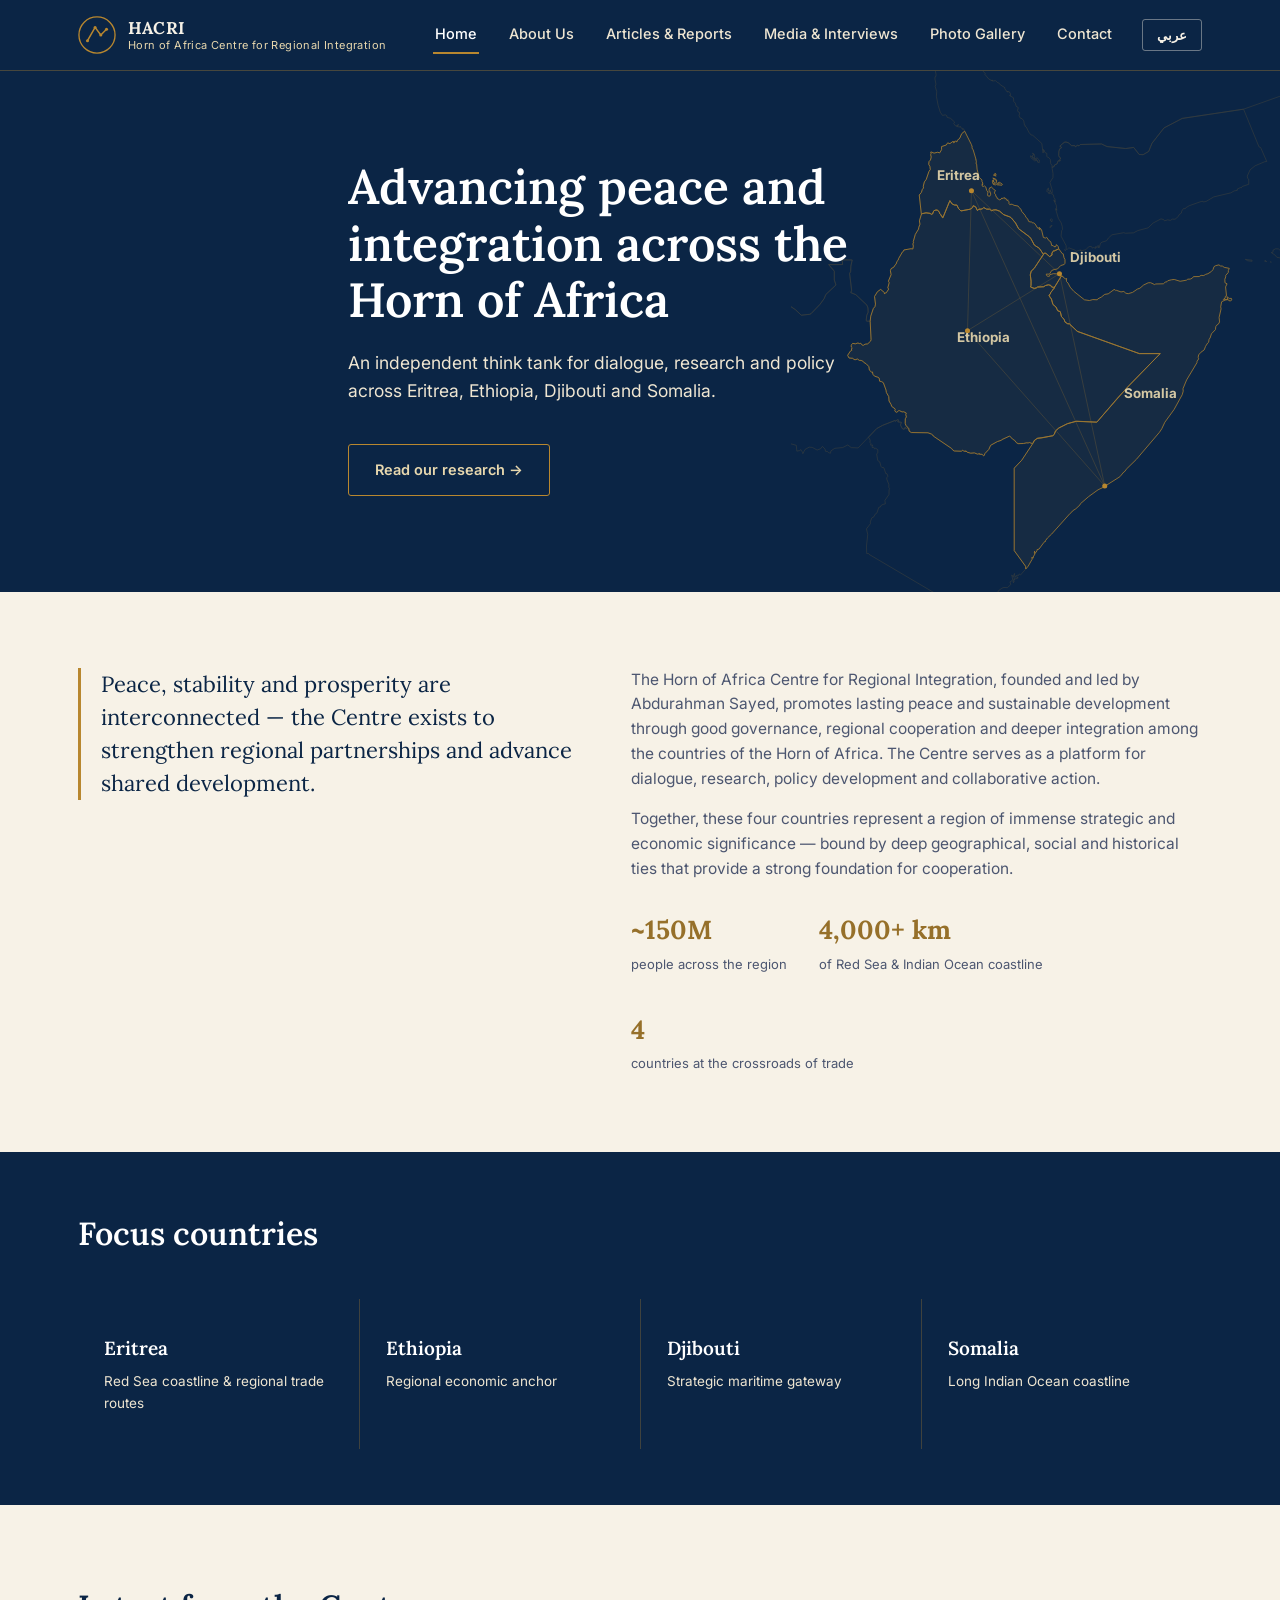
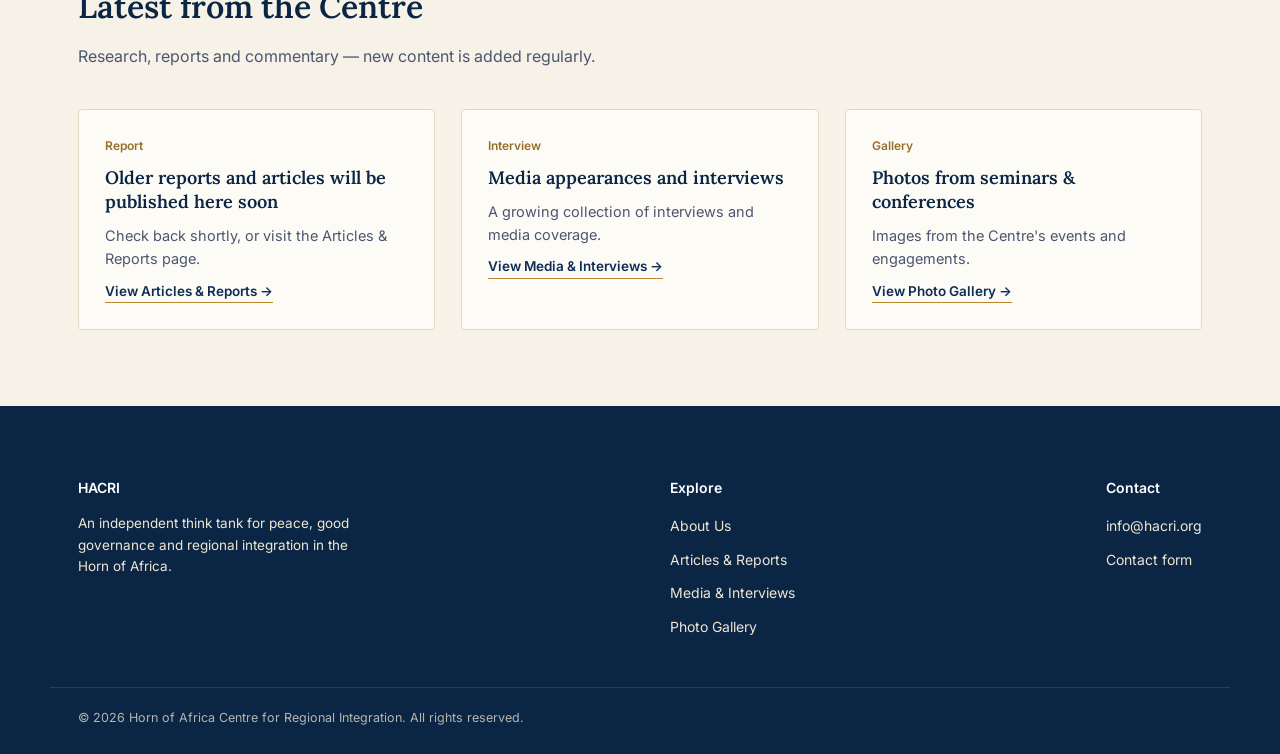
<file: index.html>
<!DOCTYPE html>
<html lang="en" dir="ltr">
<head>
<meta charset="UTF-8">
<meta name="viewport" content="width=device-width, initial-scale=1">
<title>HACRI — Horn of Africa Centre for Regional Integration</title>
<meta name="description" content="An independent think tank for dialogue, research and policy across Eritrea, Ethiopia, Djibouti and Somalia.">
<link rel="icon" href="data:,">
<link rel="stylesheet" href="css/style.css">
</head>
<body>

<header class="site">
  <div class="bar">
    <a class="brand" href="index.html">
      <svg class="mark" viewBox="0 0 40 40" xmlns="http://www.w3.org/2000/svg" aria-hidden="true">
        <circle cx="20" cy="20" r="19" fill="none" stroke="#b8872f" stroke-width="1.4"/>
        <path d="M10 26 L18 12 L24 20 L30 14" fill="none" stroke="#b8872f" stroke-width="1.6" stroke-linecap="round" stroke-linejoin="round"/>
        <circle cx="18" cy="12" r="1.6" fill="#b8872f"/>
        <circle cx="24" cy="20" r="1.6" fill="#b8872f"/>
        <circle cx="30" cy="14" r="1.6" fill="#b8872f"/>
        <circle cx="10" cy="26" r="1.6" fill="#b8872f"/>
      </svg>
      <span class="name">HACRI
        <small data-en="Horn of Africa Centre for Regional Integration" data-ar="مركز القرن الأفريقي للتكامل الإقليمي">Horn of Africa Centre for Regional Integration</small>
      </span>
    </a>
    <button class="nav-toggle" aria-label="Menu">☰</button>
    <nav class="primary">
      <a href="index.html" class="active" data-en="Home" data-ar="الرئيسية">Home</a>
      <a href="about.html" data-en="About Us" data-ar="من نحن">About Us</a>
      <a href="articles.html" data-en="Articles &amp; Reports" data-ar="مقالات وتقارير">Articles &amp; Reports</a>
      <a href="media.html" data-en="Media &amp; Interviews" data-ar="الإعلام والمقابلات">Media &amp; Interviews</a>
      <a href="gallery.html" data-en="Photo Gallery" data-ar="معرض الصور">Photo Gallery</a>
      <a href="contact.html" data-en="Contact" data-ar="اتصل بنا">Contact</a>
      <button class="lang-toggle">عربي</button>
    </nav>
  </div>
</header>

<section class="hero">
  <div class="wrap">
    <h1 data-en="Advancing peace and integration across the Horn of Africa" data-ar="تعزيز السلام والتكامل في منطقة القرن الأفريقي">Advancing peace and integration across the Horn of Africa</h1>
    <p class="lead" data-en="An independent think tank for dialogue, research and policy across Eritrea, Ethiopia, Djibouti and Somalia." data-ar="مركز أبحاث مستقل للحوار والبحث والسياسات في إريتريا وإثيوبيا وجيبوتي والصومال.">An independent think tank for dialogue, research and policy across Eritrea, Ethiopia, Djibouti and Somalia.</p>
    <a class="cta" href="articles.html" data-en="Read our research →" data-ar="اطّلع على أبحاثنا ←">Read our research →</a>
  </div>
<svg class="hero-map" viewBox="0 0 620 660" xmlns="http://www.w3.org/2000/svg" aria-hidden="true">
<g fill="none" stroke="#b8872f" stroke-width="0.8" opacity="0.25">
<path d="M 25.8,-36.1 L 28.7,-41.6 L 30.4,-42.7 L 32.2,-41.1 L 30.7,-36.1 L 76.9,-36.1 L 86.9,-28.1 L 98.5,-29.7 L 100.7,-36.1 L 174.8,-36.1 L 173.6,-35.3 L 174.5,-34.5 L 174.9,-26.4 L 180.8,-15.9 L 186.1,-9.7 L 185.9,-8.7 L 184.5,-8.3 L 182.8,-10.8 L 185.0,-9.6 L 183.9,-11.7 L 182.0,-12.3 L 181.8,-14.2 L 180.6,-13.9 L 180.9,-10.5 L 180.1,-9.2 L 181.7,-6.4 L 183.9,4.2 L 183.7,6.9 L 182.6,7.4 L 182.5,10.2 L 183.8,16.7 L 182.8,19.7 L 184.8,26.1 L 184.3,32.0 L 186.6,43.8 L 189.3,52.2 L 192.1,56.3 L 195.7,55.6 L 197.4,56.5 L 197.9,58.7 L 202.3,60.0 L 207.5,64.8 L 206.3,66.6 L 208.3,69.4 L 210.7,69.6 L 210.9,68.5 L 212.4,67.8 L 211.6,69.6 L 210.0,70.3 L 214.2,71.1 L 214.6,70.1 L 215.7,72.4 L 217.3,72.5 L 217.8,74.4 L 218.6,73.1 L 220.2,76.0 L 216.4,79.5 L 214.1,84.9 L 211.0,87.6 L 210.4,89.8 L 207.4,89.2 L 206.3,91.1 L 206.1,89.4 L 205.3,89.2 L 201.5,92.1 L 198.9,91.2 L 196.9,93.8 L 190.9,95.8 L 190.9,99.7 L 188.5,103.8 L 186.0,103.0 L 181.4,104.1 L 177.1,102.8 L 177.8,109.1 L 176.8,112.9 L 175.0,114.8 L 174.6,118.3 L 176.1,121.0 L 176.6,124.9 L 174.8,127.6 L 171.5,137.4 L 169.1,140.6 L 167.7,146.0 L 168.0,148.4 L 166.6,149.9 L 165.3,154.0 L 162.6,157.2 L 165.3,181.7 L 162.8,190.0 L 163.5,194.2 L 161.7,200.4 L 157.6,207.1 L 155.0,216.4 L 154.7,225.2 L 154.0,225.9 L 152.2,225.3 L 143.1,226.9 L 136.3,238.0 L 135.9,239.9 L 134.3,241.4 L 133.3,244.8 L 130.7,248.4 L 126.9,250.6 L 126.0,253.2 L 126.9,258.2 L 123.5,266.5 L 124.5,268.4 L 122.7,275.0 L 123.9,276.4 L 120.7,281.3 L 118.5,282.6 L 118.4,280.9 L 113.7,276.9 L 109.6,279.8 L 105.9,285.9 L 107.1,295.5 L 106.5,298.6 L 104.4,301.1 L 101.1,310.8 L 100.4,317.2 L 95.9,317.2 L 95.4,315.9 L 96.0,310.0 L 97.8,305.9 L 97.6,300.5 L 96.3,296.9 L 82.2,283.6 L 75.8,281.0 L 76.9,278.1 L 74.3,256.8 L 75.6,254.3 L 75.9,247.3 L 77.6,239.6 L 65.0,239.4 L 65.4,245.4 L 47.8,245.5 L 54.9,253.8 L 54.9,265.0 L 57.0,271.3 L 44.1,283.4 L 42.1,288.5 L 36.8,295.8 L 25.4,307.7 L 23.6,308.5 L 13.0,309.6 L 5.6,302.6 L -6.9,294.2 L -17.4,300.2 L -17.4,304.2 L -20.9,308.5 L -30.2,311.2 L -35.9,315.1 L -38.2,318.0 L -37.8,320.9 L -58.9,320.7 L -62.9,313.2 L -84.4,312.9 L -94.6,316.6 L -96.4,316.5 L -98.2,315.3"/>
<path d="M 184.8,-4.0 L 185.3,-3.4 L 184.6,-1.0 L 184.3,-2.6 L 184.8,-4.0"/>
<path d="M 149.3,453.4 L 145.6,453.4 L 145.5,451.8 L 144.5,451.7 L 143.5,454.3 L 141.1,453.4 L 138.8,448.9 L 140.0,445.4 L 135.4,444.8 L 136.4,442.6 L 135.8,441.8 L 131.9,444.1 L 131.5,443.2 L 116.1,449.3 L 108.6,453.4 L 85.1,477.9 L 76.4,477.5 L 72.0,474.1 L 65.6,477.4 L 55.5,478.4 L 50.6,481.6 L 50.1,484.6 L 47.7,484.0 L 46.4,482.5 L 43.8,482.2 L 43.1,479.2 L 39.8,476.0 L 37.4,479.0 L 33.1,480.6 L 27.0,477.2 L 23.0,476.9 L 17.7,479.9 L 15.0,485.2 L 14.9,483.2 L 13.4,482.1 L 12.5,480.0 L 11.1,481.2 L 7.4,482.0 L 6.7,474.6 L -2.2,472.1 L -4.0,468.0 L -6.1,467.1 L -7.5,464.7 L -9.2,464.0 L -9.1,462.2 L -12.8,460.5 L -12.6,455.2 L -19.5,452.3 L -21.6,452.0 L -23.3,457.0 L -25.6,460.0 L -27.2,460.0 L -27.8,461.3 L -29.1,461.1 L -34.0,456.9 L -39.2,457.1 L -40.1,455.3 L -41.7,455.9 L -43.2,458.7 L -45.4,460.3 L -47.0,460.5 L -49.4,463.0 L -50.6,462.9 L -52.1,460.9 L -55.4,461.1 L -57.4,458.4 L -58.8,459.1 L -59.8,457.3 L -59.7,455.4 L -64.1,455.3 L -66.1,454.1 L -66.6,449.0 L -68.4,448.4 L -69.6,445.8 L -72.9,444.9 L -75.0,442.3 L -74.9,440.7 L -79.5,435.4 L -80.8,430.7 L -79.6,426.4 L -80.8,426.2 L -80.7,424.5 L -83.2,421.0 L -85.6,420.6 L -87.0,418.5 L -88.7,418.8 L -89.3,417.6 L -91.3,417.5 L -92.4,415.0 L -98.6,413.7"/>
<path d="M -98.2,315.3 L -96.4,316.5 L -94.6,316.6 L -84.4,312.9 L -62.9,313.2 L -58.9,320.7 L -37.8,320.9 L -38.2,318.0 L -35.9,315.1 L -30.2,311.2 L -20.9,308.5 L -17.4,304.2 L -17.4,300.2 L -6.9,294.2 L 5.6,302.6 L 13.0,309.6 L 23.6,308.5 L 25.4,307.7 L 36.8,295.8 L 42.1,288.5 L 44.1,283.4 L 57.0,271.3 L 54.9,265.0 L 54.9,253.8 L 47.8,245.5 L 65.4,245.4 L 65.0,239.4 L 77.6,239.6 L 75.9,247.3 L 75.6,254.3 L 74.3,256.8 L 76.9,278.1 L 75.8,281.0 L 82.2,283.6 L 96.3,296.9 L 97.6,300.5 L 97.8,305.9 L 96.0,310.0 L 95.4,315.9 L 95.9,317.2 L 100.4,317.2 L 101.5,340.5 L 100.9,342.5 L 97.7,345.6 L 93.9,346.4 L 92.0,347.8 L 90.5,347.7 L 88.5,345.2 L 86.7,345.6 L 84.9,344.8 L 81.6,345.9 L 78.3,345.3 L 76.4,348.0 L 76.4,349.9 L 77.6,351.0 L 76.6,352.4 L 77.0,354.2 L 75.2,355.2 L 71.8,360.5 L 73.6,363.9 L 78.3,364.3 L 81.3,366.1 L 84.3,365.2 L 86.6,366.9 L 91.0,367.8 L 98.7,374.8 L 99.4,379.3 L 102.0,381.7 L 103.3,381.6 L 103.8,384.5 L 105.9,386.9 L 111.8,389.4 L 112.4,393.3 L 117.1,395.2 L 120.5,404.6 L 120.9,407.5 L 123.9,412.8 L 124.3,418.4 L 127.6,425.2 L 131.9,428.3 L 131.6,430.4 L 132.6,432.2 L 134.1,432.8 L 137.4,430.6 L 146.2,433.7 L 145.5,435.7 L 146.3,438.6 L 144.9,440.9 L 144.8,446.8 L 145.7,449.3 L 149.3,453.4"/>
<path d="M 143.5,454.3 L 144.5,451.7 L 145.5,451.8 L 145.6,453.4 L 149.3,453.4 L 149.8,456.6 L 152.5,458.4 L 173.7,458.7 L 178.2,460.4 L 180.3,462.8 L 203.6,478.6 L 207.0,481.8 L 216.0,482.1 L 217.7,480.7 L 218.7,481.9 L 221.7,482.3 L 221.7,481.5 L 223.3,483.3 L 227.9,484.6 L 232.5,484.2 L 236.5,485.8 L 239.0,485.1 L 238.9,485.9 L 242.2,486.0 L 244.0,487.7 L 244.9,487.6 L 245.9,485.0 L 250.9,479.7 L 253.1,474.6 L 261.6,469.9 L 266.8,468.2 L 277.3,462.8 L 287.9,472.5 L 300.6,471.7 L 302.1,471.0 L 305.7,472.3 L 307.0,471.5 L 292.6,493.4 L 282.7,504.3 L 283.0,608.1 L 297.4,627.9 L 297.7,631.4 L 291.0,639.0 L 289.4,637.7 L 288.5,639.6 L 286.5,639.3 L 283.9,641.1 L 283.0,640.1 L 283.7,637.1 L 282.8,637.9 L 282.1,642.0 L 279.9,638.9 L 281.2,645.3 L 283.0,646.7 L 282.1,648.6 L 281.5,648.8 L 282.3,648.0 L 280.8,646.3 L 279.9,646.4 L 277.6,647.8 L 278.7,651.1 L 274.3,655.1 L 270.1,654.8 L 267.4,655.7 L 263.3,658.8 L 261.8,661.4 L 261.4,666.2 L 262.2,667.8 L 263.3,667.6 L 261.5,670.0 L 260.3,673.3 L 260.4,675.6 L 256.8,678.6 L 256.9,676.7 L 256.2,677.1 L 256.2,679.3 L 253.6,685.5 L 251.3,684.0 L 251.8,686.0 L 253.4,685.9 L 253.6,687.7 L 251.5,693.9 L 250.0,694.8 L 249.5,693.4 L 248.8,693.9 L 250.4,695.4 L 249.2,697.6 L 248.2,695.4 L 246.7,695.4 L 247.5,696.7 L 245.5,697.4 L 245.7,698.5 L 247.9,698.2 L 248.3,699.4 L 245.0,708.4 L 244.1,708.6 L 242.6,712.7 L 242.4,710.9 L 241.0,712.3 L 241.2,714.0 L 238.6,713.0 L 235.7,715.3 L 198.2,686.6 L 196.6,682.9 L 193.7,682.6 L 193.3,679.7 L 196.3,676.9 L 194.9,669.4 L 98.9,612.8 L 98.5,611.8 L 96.0,611.8 L 95.7,602.2 L 97.3,587.9 L 95.7,580.5 L 100.8,573.8 L 100.5,571.7 L 102.5,566.6 L 105.2,565.1 L 106.4,562.2 L 108.8,560.6 L 111.4,553.1 L 113.4,552.8 L 113.9,551.1 L 116.6,549.5 L 119.6,548.9 L 119.1,544.4 L 124.2,537.0 L 124.4,530.9 L 125.1,529.6 L 124.0,527.8 L 124.1,524.3 L 121.4,517.4 L 121.5,515.6 L 122.9,513.8 L 121.7,510.6 L 120.2,510.4 L 117.8,503.2 L 116.6,502.4 L 115.5,503.0 L 114.0,501.1 L 112.6,495.7 L 110.0,493.9 L 108.6,485.6 L 110.0,484.2 L 110.1,480.2 L 107.4,478.3 L 105.9,479.0 L 104.9,477.0 L 102.6,477.2 L 103.3,476.6 L 102.5,475.9 L 103.9,474.4 L 100.8,474.3 L 101.4,472.5 L 100.1,470.7 L 100.4,468.4 L 99.3,465.6 L 97.9,464.7 L 108.6,453.4 L 116.1,449.3 L 131.5,443.2 L 131.9,444.1 L 135.8,441.8 L 136.4,442.6 L 135.4,444.8 L 140.0,445.4 L 138.8,448.9 L 141.1,453.4 L 143.5,454.3"/>
<path d="M 285.0,641.3 L 287.4,641.6 L 287.7,643.1 L 286.8,642.6 L 286.3,643.7 L 283.4,644.0 L 283.4,645.5 L 282.4,644.8 L 282.8,643.3 L 285.0,641.3"/>
<path d="M 573.8,48.4 L 593.4,96.2 L 595.5,97.1 L 603.2,114.7 L 600.4,115.1 L 588.4,120.2 L 582.1,125.3 L 578.5,133.2 L 579.0,136.2 L 580.3,137.1 L 580.4,143.6 L 572.1,146.4 L 570.9,148.2 L 569.8,147.8 L 565.9,149.6 L 565.8,151.4 L 561.9,152.0 L 557.6,154.5 L 536.1,159.6 L 526.2,165.4 L 522.6,166.1 L 522.3,165.2 L 519.9,165.5 L 504.9,170.8 L 500.1,173.7 L 499.9,174.6 L 497.5,174.5 L 495.3,177.8 L 495.1,180.0 L 492.1,182.1 L 491.1,184.4 L 487.0,187.9 L 483.5,187.8 L 481.0,189.4 L 477.5,188.7 L 473.6,190.0 L 472.3,188.3 L 469.1,187.5 L 459.2,192.7 L 452.7,198.9 L 439.8,202.3 L 434.3,205.2 L 424.0,205.7 L 421.9,205.0 L 406.9,207.7 L 402.4,211.8 L 400.0,215.3 L 394.4,216.9 L 392.4,218.4 L 390.9,224.0 L 388.8,223.4 L 390.2,222.8 L 389.7,221.3 L 387.1,223.0 L 385.9,222.8 L 385.9,223.8 L 387.2,223.7 L 386.2,224.9 L 383.6,223.7 L 382.1,224.6 L 381.2,222.8 L 379.0,222.4 L 377.2,223.0 L 373.9,226.6 L 367.9,228.0 L 366.5,227.5 L 367.9,227.7 L 367.9,226.9 L 366.9,227.0 L 361.5,228.6 L 360.1,227.1 L 352.3,224.2 L 350.3,226.0 L 348.8,226.2 L 348.9,221.6 L 342.4,209.3 L 343.2,202.5 L 344.2,200.8 L 343.9,197.0 L 342.6,192.6 L 339.0,186.8 L 335.4,174.7 L 336.0,174.5 L 337.0,176.7 L 336.4,170.4 L 333.4,164.2 L 333.4,163.3 L 335.0,166.3 L 334.8,162.4 L 333.3,160.3 L 332.8,157.1 L 329.4,155.1 L 326.9,155.6 L 326.1,154.1 L 328.0,154.0 L 328.8,150.6 L 328.5,152.2 L 331.0,155.1 L 331.3,151.3 L 328.3,141.2 L 332.1,135.2 L 332.2,130.0 L 330.9,122.3 L 333.7,121.0 L 334.0,119.3 L 337.4,117.7 L 338.7,113.8 L 341.2,114.1 L 340.9,112.0 L 342.0,110.3 L 340.3,109.3 L 339.4,107.1 L 339.6,102.2 L 340.6,98.7 L 343.0,97.5 L 342.8,96.3 L 340.8,95.4 L 344.4,91.7 L 347.3,90.0 L 349.7,90.1 L 352.8,91.7 L 355.7,94.7 L 359.9,94.6 L 360.6,96.1 L 363.0,94.2 L 365.1,94.9 L 366.8,93.2 L 393.7,92.5 L 400.7,95.8 L 424.3,98.3 L 434.5,96.9 L 441.4,105.8 L 446.4,106.1 L 453.5,102.0 L 457.7,91.6 L 472.9,72.2 L 496.0,60.1 L 573.8,48.4"/>
<path d="M 607.7,242.2 L 608.4,241.9 L 609.0,242.3 L 607.7,242.2"/>
<path d="M 602.2,240.6 L 603.1,241.7 L 600.4,240.9 L 600.9,240.5 L 602.2,240.6"/>
<path d="M 576.0,238.8 L 584.6,239.9 L 584.6,241.3 L 579.1,240.6 L 576.0,238.8"/>
<path d="M 346.7,226.7 L 348.3,227.1 L 348.0,227.7 L 346.7,226.7"/>
<path d="M 639.7,230.2 L 641.5,230.0 L 637.9,232.3 L 633.7,233.3 L 630.9,235.6 L 620.1,237.0 L 615.9,236.1 L 614.1,233.7 L 608.9,230.2 L 611.1,229.7 L 611.3,227.0 L 614.5,225.4 L 618.1,225.6 L 620.9,228.0 L 623.1,228.6 L 623.9,227.2 L 627.4,227.3 L 630.4,225.7 L 639.7,230.2"/>
<path d="M 329.0,196.4 L 331.0,195.6 L 329.9,197.6 L 328.2,198.6 L 329.0,196.4"/>
<path d="M 330.1,187.3 L 331.2,188.5 L 330.7,191.4 L 328.3,188.8 L 330.1,187.3"/>
<path d="M 326.8,148.4 L 325.4,149.9 L 326.6,149.7 L 326.2,152.3 L 325.0,153.4 L 324.4,152.7 L 324.8,149.9 L 326.8,148.4"/>
<path d="M 556.8,-105.2 L 555.3,-101.3 L 558.8,-101.7 L 563.0,-99.8 L 563.6,-94.8 L 589.1,-62.7 L 656.4,-53.8 L 658.6,-56.1 L 670.5,-35.7 L 653.1,20.2 L 573.8,48.4 L 496.0,60.1 L 472.9,72.2 L 457.7,91.6 L 453.5,102.0 L 446.4,106.1 L 441.4,105.8 L 434.5,96.9 L 424.3,98.3 L 400.7,95.8 L 393.7,92.5 L 366.8,93.2 L 365.1,94.9 L 363.0,94.2 L 360.6,96.1 L 359.9,94.6 L 355.7,94.7 L 351.7,91.0 L 347.3,90.0 L 340.8,95.4 L 343.1,96.9 L 340.6,98.7 L 339.6,102.2 L 339.4,107.1 L 340.3,109.3 L 342.0,110.3 L 340.9,112.0 L 341.2,114.1 L 338.7,113.8 L 337.4,117.7 L 334.0,119.3 L 333.7,121.0 L 330.9,122.3 L 331.0,120.0 L 329.3,117.4 L 328.8,112.2 L 326.8,109.8 L 325.2,109.3 L 324.3,108.0 L 324.4,104.5 L 321.8,103.2 L 320.9,100.2 L 319.4,99.5 L 320.2,101.2 L 319.6,103.9 L 318.0,91.8 L 306.5,81.5 L 304.4,81.1 L 301.5,77.5 L 298.4,71.1 L 296.6,70.1 L 297.0,68.8 L 296.0,68.6 L 295.1,63.2 L 293.0,60.4 L 290.8,59.8 L 289.1,56.8 L 290.1,52.9 L 288.1,51.9 L 287.2,50.0 L 288.2,46.4 L 285.4,44.7 L 284.5,40.8 L 282.4,38.6 L 282.1,34.0 L 277.2,31.1 L 278.1,31.3 L 278.2,28.8 L 276.8,26.4 L 274.4,25.9 L 274.5,26.9 L 271.1,22.6 L 271.3,21.2 L 265.4,17.5 L 263.4,15.1 L 261.5,14.4 L 259.3,12.2 L 256.9,12.6 L 254.6,11.4 L 255.6,12.8 L 250.8,10.2 L 245.7,4.1 L 246.4,3.5 L 243.7,0.2 L 244.1,-0.9 L 241.9,-1.7 L 241.9,-2.8 L 242.8,-2.3 L 242.6,-3.2 L 240.2,-4.2 L 240.0,-5.8 L 238.6,-5.9 L 237.0,-9.9 L 235.3,-11.2 L 235.2,-13.5 L 232.8,-17.0 L 235.2,-19.5 L 234.9,-22.4 L 234.5,-23.3 L 233.9,-22.7 L 233.1,-24.3 L 232.7,-27.6 L 233.6,-29.2 L 232.5,-28.5 L 229.4,-34.1 L 228.9,-36.4 L 229.6,-37.2 L 230.8,-36.3 L 231.8,-42.9 L 234.5,-47.6 L 233.7,-48.1 L 232.6,-46.6 L 232.9,-51.7 L 230.3,-56.7 L 231.0,-57.9 L 229.3,-59.7 L 229.9,-57.3 L 228.1,-60.0 L 226.8,-62.8 L 228.4,-60.5 L 229.8,-60.8 L 227.9,-63.5 L 225.4,-64.4 L 224.9,-65.6 L 225.4,-68.6 L 224.8,-68.4 L 222.5,-72.1 L 220.1,-80.4 L 219.1,-80.3 L 220.0,-79.1 L 218.5,-79.7 L 216.2,-86.5 L 206.4,-94.6 L 202.6,-96.5 L 203.8,-97.3 L 202.7,-97.2 L 202.9,-98.4 L 201.9,-98.0 L 202.1,-96.8 L 200.7,-96.8 L 195.7,-100.8 L 194.4,-100.5 L 194.4,-99.6 L 191.6,-100.2 L 189.2,-103.0 L 188.9,-103.9 L 189.9,-104.1 L 189.9,-105.0"/>
<path d="M 314.9,112.9 L 314.7,116.3 L 311.9,114.9 L 313.1,114.2 L 312.3,113.2 L 308.8,113.9 L 304.1,109.9 L 303.6,107.5 L 305.5,108.6 L 307.5,111.7 L 310.9,112.6 L 311.7,112.3 L 310.6,111.5 L 311.6,109.8 L 314.9,112.9"/>
<path d="M 307.9,110.5 L 305.6,107.7 L 308.1,105.9 L 305.9,104.7 L 306.3,104.2 L 308.4,105.4 L 308.5,107.9 L 309.6,108.7 L 308.2,109.2 L 310.0,111.3 L 307.9,110.5"/>
</g>
<g fill="#b8872f" fill-opacity="0.08" stroke="#b8872f" stroke-width="1.1" opacity="0.85">
<path d="M 333.8,228.1 L 333.0,227.8 L 330.8,230.9 L 330.9,233.4 L 327.9,235.3 L 322.6,230.9 L 321.4,230.8 L 320.0,232.4 L 314.9,224.8 L 308.6,220.8 L 304.3,212.7 L 302.4,210.3 L 288.6,200.0 L 284.7,192.7 L 279.2,186.1 L 277.5,185.0 L 269.8,182.2 L 264.5,177.7 L 259.9,176.0 L 256.6,176.2 L 254.3,177.1 L 251.8,175.2 L 247.9,175.1 L 244.3,173.1 L 242.6,174.9 L 237.8,175.4 L 236.9,176.7 L 236.2,176.7 L 234.1,172.2 L 231.0,170.8 L 230.2,173.2 L 227.2,175.2 L 215.5,177.4 L 212.5,174.5 L 210.3,170.0 L 207.3,169.9 L 204.4,168.7 L 201.4,164.4 L 192.5,186.2 L 191.7,185.5 L 191.5,184.0 L 190.4,183.5 L 189.8,181.8 L 188.3,180.6 L 188.1,179.0 L 185.6,176.2 L 182.7,176.5 L 181.0,177.3 L 179.4,181.3 L 177.7,181.7 L 176.4,180.5 L 171.2,179.8 L 166.3,180.9 L 165.3,181.7 L 162.6,157.2 L 165.3,154.0 L 166.6,149.9 L 168.0,148.4 L 167.7,146.0 L 169.1,140.6 L 171.5,137.4 L 174.8,127.6 L 176.6,124.9 L 176.1,121.0 L 174.6,118.3 L 175.0,114.8 L 176.8,112.9 L 177.8,109.1 L 177.0,106.1 L 177.7,104.6 L 177.1,102.8 L 177.8,102.6 L 181.4,104.1 L 186.0,103.0 L 188.5,103.8 L 190.9,99.7 L 190.9,95.8 L 196.9,93.8 L 198.0,91.7 L 198.9,91.2 L 201.5,92.1 L 205.3,89.2 L 206.1,89.4 L 206.3,91.1 L 207.1,90.7 L 207.4,89.2 L 208.5,88.9 L 210.4,89.8 L 211.0,87.6 L 213.3,86.1 L 214.1,84.9 L 216.4,79.5 L 220.2,76.3 L 228.8,93.4 L 229.8,96.4 L 229.4,97.5 L 231.0,100.0 L 234.7,112.6 L 234.3,112.4 L 235.0,114.3 L 234.7,117.9 L 235.4,118.1 L 235.9,124.4 L 238.5,134.8 L 242.2,138.1 L 242.0,139.7 L 243.3,142.3 L 242.4,143.1 L 242.6,143.5 L 243.5,143.1 L 243.5,143.6 L 242.1,144.0 L 242.8,146.2 L 244.4,146.3 L 245.3,145.7 L 246.9,146.9 L 248.2,151.5 L 249.7,153.5 L 249.2,157.5 L 249.6,158.3 L 252.1,158.7 L 253.3,156.1 L 252.3,153.0 L 251.6,153.7 L 251.3,153.1 L 251.1,150.0 L 252.0,148.0 L 252.6,148.3 L 253.8,146.8 L 257.3,150.2 L 259.2,151.4 L 257.8,154.3 L 258.5,154.5 L 258.2,155.2 L 259.3,156.3 L 259.8,159.1 L 261.2,159.9 L 261.3,161.5 L 264.7,163.4 L 266.3,162.5 L 267.4,160.9 L 267.7,161.9 L 269.1,160.8 L 270.3,162.0 L 270.9,161.4 L 270.7,160.5 L 271.8,161.2 L 272.0,162.2 L 273.4,162.4 L 273.7,164.0 L 275.5,163.9 L 274.9,164.3 L 276.5,165.9 L 276.3,167.8 L 277.4,169.5 L 278.5,169.3 L 278.5,168.8 L 280.5,169.0 L 282.8,170.3 L 288.0,171.2 L 289.1,173.1 L 291.7,175.4 L 292.4,177.8 L 296.9,183.1 L 297.9,185.6 L 300.0,187.3 L 301.4,190.8 L 303.5,191.4 L 304.7,191.0 L 306.0,192.6 L 307.5,192.5 L 309.2,193.5 L 312.8,199.2 L 313.8,199.0 L 315.9,201.7 L 315.3,200.4 L 315.8,199.5 L 314.2,198.8 L 314.9,198.5 L 317.6,201.1 L 320.0,211.0 L 322.6,211.8 L 324.1,210.8 L 327.3,215.3 L 329.3,216.4 L 330.7,221.5 L 332.1,221.1 L 333.0,222.3 L 334.6,222.6 L 334.5,223.2 L 335.9,222.3 L 336.5,220.1 L 338.7,222.4 L 339.5,225.5 L 333.8,228.1 Z M 267.5,144.8 L 261.3,144.3 L 260.4,143.7 L 259.4,144.4 L 256.6,143.9 L 255.5,141.2 L 256.4,142.3 L 259.3,142.3 L 257.4,140.2 L 255.3,140.1 L 255.4,138.7 L 256.9,139.3 L 256.5,138.0 L 258.1,137.3 L 257.6,136.5 L 255.8,135.8 L 259.6,137.0 L 259.7,138.9 L 260.7,138.2 L 260.6,140.9 L 261.5,142.8 L 263.3,143.3 L 264.0,142.3 L 262.9,141.6 L 264.2,141.1 L 267.3,142.9 L 268.1,144.1 L 267.5,144.8 Z M 260.2,133.2 L 256.9,132.3 L 257.1,131.4 L 258.4,131.0 L 258.5,129.8 L 260.1,130.7 L 259.2,132.2 L 260.2,133.2 Z"/>
<path d="M 100.4,317.2 L 101.1,310.8 L 104.4,301.1 L 106.5,298.6 L 107.1,295.5 L 105.9,285.9 L 109.6,279.8 L 113.7,276.9 L 118.4,280.9 L 118.5,282.6 L 119.6,281.3 L 120.7,281.3 L 123.9,276.4 L 122.7,275.0 L 124.5,268.4 L 123.5,266.5 L 126.9,258.2 L 126.0,253.2 L 126.9,250.6 L 130.7,248.4 L 131.6,246.3 L 133.3,244.8 L 134.3,241.4 L 135.9,239.9 L 136.3,238.0 L 141.3,229.3 L 142.7,228.5 L 143.1,226.9 L 152.2,225.3 L 154.4,225.7 L 155.2,222.0 L 154.4,219.2 L 155.4,217.9 L 155.0,216.4 L 157.6,207.1 L 161.7,200.4 L 161.9,198.3 L 163.5,194.2 L 162.8,190.0 L 165.3,181.7 L 166.3,180.9 L 171.2,179.8 L 176.4,180.5 L 177.7,181.7 L 179.4,181.3 L 181.0,177.3 L 182.7,176.5 L 185.6,176.2 L 188.1,179.0 L 188.3,180.6 L 189.8,181.8 L 190.4,183.5 L 191.5,184.0 L 191.7,185.5 L 192.5,186.2 L 201.4,164.4 L 204.4,168.7 L 207.3,169.9 L 210.3,170.0 L 212.5,174.5 L 215.5,177.4 L 227.2,175.2 L 230.2,173.2 L 231.0,170.8 L 234.1,172.2 L 236.2,176.7 L 236.9,176.7 L 237.8,175.4 L 242.6,174.9 L 244.3,173.1 L 247.9,175.1 L 251.8,175.2 L 254.3,177.1 L 256.6,176.2 L 259.9,176.0 L 264.5,177.7 L 269.8,182.2 L 277.5,185.0 L 279.2,186.1 L 284.7,192.7 L 288.6,200.0 L 302.4,210.3 L 304.3,212.7 L 308.6,220.8 L 314.9,224.8 L 320.0,232.4 L 308.3,250.3 L 304.5,253.8 L 303.4,258.5 L 304.4,266.3 L 304.3,271.8 L 303.7,273.8 L 308.3,275.6 L 311.0,275.0 L 312.5,273.9 L 320.4,273.5 L 322.7,272.0 L 326.3,271.1 L 329.3,271.8 L 330.4,273.8 L 333.1,274.3 L 334.4,273.7 L 333.6,275.9 L 331.7,277.2 L 331.2,278.7 L 329.5,280.4 L 328.5,283.3 L 327.1,284.0 L 328.4,287.0 L 330.2,289.1 L 332.1,296.0 L 336.0,299.2 L 338.2,304.0 L 341.4,305.1 L 343.0,311.6 L 346.2,314.7 L 347.5,318.4 L 350.9,320.5 L 352.9,320.5 L 362.5,329.8 L 441.6,358.3 L 468.1,358.3 L 426.9,400.5 L 387.8,445.2 L 362.0,444.0 L 350.4,447.2 L 339.6,452.6 L 335.4,456.3 L 333.8,460.7 L 332.0,462.4 L 317.9,465.2 L 312.7,465.5 L 308.0,468.9 L 307.7,470.6 L 305.7,472.3 L 302.1,471.0 L 300.6,471.7 L 299.1,471.3 L 294.9,472.3 L 287.9,472.5 L 285.4,471.0 L 283.7,468.4 L 280.9,466.8 L 277.3,462.8 L 267.2,467.4 L 266.8,468.2 L 261.6,469.9 L 253.1,474.6 L 250.9,479.7 L 245.9,485.0 L 244.9,487.6 L 244.0,487.7 L 242.2,486.0 L 238.9,485.9 L 239.0,485.1 L 236.5,485.8 L 232.5,484.2 L 227.9,484.6 L 223.3,483.3 L 221.7,481.5 L 221.7,482.3 L 218.7,481.9 L 217.7,480.7 L 216.0,482.1 L 207.0,481.8 L 205.2,480.8 L 203.6,478.6 L 180.3,462.8 L 179.8,461.5 L 178.2,460.4 L 173.7,458.7 L 152.5,458.4 L 149.8,456.6 L 149.3,453.4 L 145.7,449.3 L 144.8,446.8 L 144.9,440.9 L 146.3,438.6 L 145.5,435.7 L 146.2,433.7 L 143.0,432.0 L 140.8,432.3 L 137.4,430.6 L 136.3,430.7 L 134.1,432.8 L 132.6,432.2 L 131.6,430.4 L 132.2,429.2 L 131.9,428.3 L 127.6,425.2 L 127.1,423.0 L 124.3,418.4 L 123.9,412.8 L 120.9,407.5 L 120.5,404.6 L 117.1,395.2 L 114.9,393.8 L 112.4,393.3 L 111.8,389.4 L 110.1,388.2 L 105.9,386.9 L 103.8,384.5 L 103.3,381.6 L 102.0,381.7 L 99.4,379.3 L 98.7,374.8 L 95.4,371.2 L 92.2,369.5 L 91.0,367.8 L 88.9,366.9 L 86.6,366.9 L 84.3,365.2 L 81.3,366.1 L 79.8,365.7 L 78.3,364.3 L 73.6,363.9 L 71.8,360.5 L 75.2,355.2 L 77.0,354.2 L 76.6,352.4 L 77.6,351.0 L 76.4,349.9 L 76.4,348.0 L 76.7,346.8 L 78.3,345.3 L 81.6,345.9 L 84.9,344.8 L 86.7,345.6 L 88.5,345.2 L 90.5,347.7 L 91.7,347.8 L 93.9,346.4 L 97.2,346.0 L 100.9,342.5 L 101.5,340.5 L 100.4,317.2 Z"/>
<path d="M 342.8,259.9 L 334.4,273.7 L 333.1,274.3 L 330.4,273.8 L 329.3,271.8 L 326.3,271.1 L 322.7,272.0 L 320.4,273.5 L 312.5,273.9 L 311.0,275.0 L 308.3,275.6 L 303.7,273.8 L 304.3,271.8 L 304.4,266.3 L 303.4,258.5 L 304.5,253.8 L 308.3,250.3 L 321.4,230.8 L 323.8,231.5 L 327.9,235.3 L 330.9,233.4 L 330.8,230.9 L 333.0,227.8 L 333.8,228.1 L 339.5,225.5 L 343.9,231.5 L 345.1,231.7 L 346.2,236.8 L 347.4,239.1 L 347.4,243.8 L 346.4,245.3 L 341.9,246.7 L 337.9,251.0 L 333.7,251.7 L 330.5,253.0 L 327.7,257.6 L 323.6,257.5 L 324.2,259.5 L 326.0,260.5 L 328.0,260.0 L 327.6,259.1 L 328.3,258.3 L 332.6,256.9 L 339.2,257.4 L 340.4,256.4 L 341.3,258.8 L 342.8,259.9 Z"/>
<path d="M 468.1,358.3 L 441.6,358.3 L 363.5,330.4 L 352.9,320.5 L 350.9,320.5 L 347.5,318.4 L 346.2,314.7 L 343.0,311.6 L 341.4,305.1 L 338.2,304.0 L 336.0,299.2 L 332.1,296.0 L 330.2,289.1 L 327.1,284.6 L 327.1,284.0 L 328.8,282.8 L 329.5,280.4 L 331.2,278.7 L 331.7,277.2 L 333.6,275.9 L 334.4,273.7 L 342.8,259.9 L 344.1,260.7 L 343.9,259.6 L 346.4,262.6 L 348.6,263.8 L 349.4,262.9 L 349.3,266.9 L 351.3,268.9 L 353.9,274.0 L 358.4,279.2 L 372.1,290.1 L 378.4,291.0 L 382.7,289.8 L 388.3,290.1 L 389.0,288.9 L 393.5,286.6 L 397.8,283.2 L 402.2,282.5 L 409.6,277.1 L 410.9,277.3 L 411.9,278.6 L 412.7,278.1 L 418.4,280.1 L 422.0,279.5 L 424.6,281.8 L 427.6,282.3 L 433.2,280.6 L 439.2,276.5 L 442.4,275.4 L 447.0,271.4 L 452.9,268.5 L 456.0,268.4 L 461.0,270.8 L 462.5,270.0 L 472.1,269.8 L 474.4,267.7 L 476.7,267.2 L 477.7,265.9 L 482.4,264.7 L 485.9,264.3 L 493.4,266.6 L 501.4,265.2 L 503.1,263.9 L 506.1,263.9 L 508.8,262.6 L 510.3,260.7 L 517.5,260.6 L 519.9,259.1 L 523.4,259.3 L 525.8,257.8 L 528.6,257.0 L 533.0,254.2 L 535.0,251.9 L 536.3,248.1 L 538.4,246.8 L 542.6,245.8 L 544.4,247.1 L 547.1,247.4 L 549.2,248.9 L 555.7,250.2 L 554.5,253.1 L 554.5,255.3 L 551.1,259.4 L 551.2,261.0 L 550.1,264.0 L 550.2,268.4 L 552.9,269.8 L 551.0,273.8 L 552.2,285.0 L 550.8,285.6 L 550.4,288.2 L 548.9,288.7 L 548.2,289.6 L 548.9,290.1 L 553.7,289.4 L 552.6,286.0 L 555.6,288.3 L 558.4,288.3 L 558.9,289.2 L 558.4,290.7 L 557.6,291.5 L 555.1,291.2 L 554.3,289.8 L 550.3,290.4 L 546.0,292.6 L 544.8,299.0 L 545.3,301.5 L 542.8,312.4 L 543.4,318.2 L 541.8,321.0 L 539.7,322.3 L 538.6,324.0 L 538.2,327.9 L 533.1,333.2 L 531.4,338.5 L 530.1,340.1 L 529.5,344.0 L 528.3,344.9 L 525.6,349.1 L 523.9,353.6 L 519.6,356.7 L 516.8,360.0 L 516.3,363.1 L 516.9,365.0 L 514.9,368.0 L 514.7,369.8 L 501.6,391.7 L 497.0,402.8 L 497.3,405.9 L 496.0,410.5 L 485.7,429.2 L 474.0,445.3 L 470.1,453.6 L 467.2,458.0 L 437.8,492.5 L 425.0,505.0 L 423.4,507.6 L 422.0,508.4 L 417.0,514.4 L 395.4,528.1 L 389.3,531.0 L 377.4,539.6 L 367.0,548.6 L 366.5,550.0 L 361.1,555.1 L 357.1,557.6 L 355.8,559.5 L 353.9,560.9 L 330.4,587.2 L 325.3,591.9 L 322.7,595.5 L 322.6,596.7 L 322.3,596.2 L 320.9,597.4 L 314.4,606.2 L 311.9,606.9 L 311.9,608.5 L 309.3,611.7 L 308.8,608.8 L 308.6,610.5 L 309.3,612.4 L 306.7,616.7 L 306.6,617.2 L 307.3,616.9 L 307.0,617.6 L 306.4,617.7 L 305.5,616.5 L 305.7,619.1 L 300.8,627.7 L 297.7,631.4 L 297.4,627.9 L 283.0,608.1 L 283.0,503.5 L 292.6,493.4 L 307.7,470.6 L 308.0,468.9 L 311.8,466.0 L 332.0,462.4 L 333.8,460.7 L 335.4,456.3 L 339.6,452.6 L 350.4,447.2 L 361.1,444.2 L 387.8,445.2 L 414.0,414.6 L 428.1,399.4 L 468.1,358.3 Z"/>
</g>
<g fill="#b8872f">
<circle cx="228.8" cy="151.7" r="3.2"/>
<circle cx="223.8" cy="329.2" r="3.2"/>
<circle cx="340.4" cy="257.0" r="3.2"/>
<circle cx="397.8" cy="526.1" r="3.2"/>
</g>
<g stroke="#b8872f" stroke-width="0.6" opacity="0.45">
<line x1="228.8" y1="151.7" x2="223.8" y2="329.2"/>
<line x1="228.8" y1="151.7" x2="340.4" y2="257.0"/>
<line x1="228.8" y1="151.7" x2="397.8" y2="526.1"/>
<line x1="223.8" y1="329.2" x2="340.4" y2="257.0"/>
<line x1="223.8" y1="329.2" x2="397.8" y2="526.1"/>
<line x1="340.4" y1="257.0" x2="397.8" y2="526.1"/>
</g>
<g style="font-family:Inter,sans-serif;font-weight:700;" fill="#e8d8ae" font-size="17" text-anchor="middle" opacity="0.9">
<text x="212.2" y="138.4">Eritrea</text>
<text x="243.9" y="344.1">Ethiopia</text>
<text x="386.7" y="242.7">Djibouti</text>
<text x="455.4" y="414.5">Somalia</text>
</g>
</svg>
</section>

<section>
  <div class="wrap mission">
    <p class="pull" data-en="Peace, stability and prosperity are interconnected — the Centre exists to strengthen regional partnerships and advance shared development." data-ar="السلام والاستقرار والازدهار مترابطة — ويسعى المركز إلى تعزيز الشراكات الإقليمية ودفع التنمية المشتركة.">Peace, stability and prosperity are interconnected — the Centre exists to strengthen regional partnerships and advance shared development.</p>
    <div class="body">
      <p data-en="The Horn of Africa Centre for Regional Integration, founded and led by Abdurahman Sayed, promotes lasting peace and sustainable development through good governance, regional cooperation and deeper integration among the countries of the Horn of Africa. The Centre serves as a platform for dialogue, research, policy development and collaborative action."
         data-ar="تأسس مركز القرن الأفريقي للتكامل الإقليمي، الذي أسسه ويقوده عبدالرحمن سيد، برؤية تقوم على تعزيز السلام الدائم والتنمية المستدامة من خلال الحوكمة الرشيدة والتعاون الإقليمي وتعميق التكامل بين دول القرن الأفريقي. ويسعى المركز إلى أن يكون منصة للحوار والبحث وصناعة السياسات والعمل المشترك.">
        The Horn of Africa Centre for Regional Integration, founded and led by Abdurahman Sayed, promotes lasting peace and sustainable development through good governance, regional cooperation and deeper integration among the countries of the Horn of Africa. The Centre serves as a platform for dialogue, research, policy development and collaborative action.
      </p>
      <p data-en="Together, these four countries represent a region of immense strategic and economic significance — bound by deep geographical, social and historical ties that provide a strong foundation for cooperation."
         data-ar="تمثل هذه الدول الأربع مجتمعة منطقة ذات أهمية استراتيجية واقتصادية كبيرة، تجمعها روابط جغرافية واجتماعية وتاريخية عميقة توفر أساساً متيناً للتعاون.">
        Together, these four countries represent a region of immense strategic and economic significance — bound by deep geographical, social and historical ties that provide a strong foundation for cooperation.
      </p>
      <div class="stat-row">
        <div class="stat"><b>~150M</b><span data-en="people across the region" data-ar="نسمة في المنطقة">people across the region</span></div>
        <div class="stat"><b>4,000+ km</b><span data-en="of Red Sea &amp; Indian Ocean coastline" data-ar="من سواحل البحر الأحمر والمحيط الهندي">of Red Sea &amp; Indian Ocean coastline</span></div>
        <div class="stat"><b>4</b><span data-en="countries at the crossroads of trade" data-ar="دول عند ملتقى طرق التجارة">countries at the crossroads of trade</span></div>
      </div>
    </div>
  </div>
</section>

<section class="on-navy tight">
  <div class="wrap">
    <div class="section-head">
      <h2 data-en="Focus countries" data-ar="دول التركيز">Focus countries</h2>
    </div>
  </div>
  <div class="wrap countries" style="padding:0 28px 0;">
    <div class="country"><h3>Eritrea</h3><p data-en="Red Sea coastline &amp; regional trade routes" data-ar="ساحل البحر الأحمر وطرق التجارة الإقليمية">Red Sea coastline &amp; regional trade routes</p></div>
    <div class="country"><h3>Ethiopia</h3><p data-en="Regional economic anchor" data-ar="الركيزة الاقتصادية الإقليمية">Regional economic anchor</p></div>
    <div class="country"><h3>Djibouti</h3><p data-en="Strategic maritime gateway" data-ar="بوابة بحرية استراتيجية">Strategic maritime gateway</p></div>
    <div class="country"><h3>Somalia</h3><p data-en="Long Indian Ocean coastline" data-ar="ساحل ممتد على المحيط الهندي">Long Indian Ocean coastline</p></div>
  </div>
</section>

<section>
  <div class="wrap">
    <div class="section-head">
      <h2 data-en="Latest from the Centre" data-ar="أحدث ما نشره المركز">Latest from the Centre</h2>
      <p data-en="Research, reports and commentary — new content is added regularly." data-ar="أبحاث وتقارير وتعليقات — يُضاف محتوى جديد بانتظام.">Research, reports and commentary — new content is added regularly.</p>
    </div>
    <div class="grid cols-3">
      <div class="card">
        <span class="tag" data-en="Report" data-ar="تقرير">Report</span>
        <h3 data-en="Older reports and articles will be published here soon" data-ar="ستُنشر هنا قريباً التقارير والمقالات السابقة">Older reports and articles will be published here soon</h3>
        <p data-en="Check back shortly, or visit the Articles &amp; Reports page." data-ar="يرجى العودة قريباً، أو زيارة صفحة المقالات والتقارير.">Check back shortly, or visit the Articles &amp; Reports page.</p>
        <a class="more" href="articles.html" data-en="View Articles &amp; Reports →" data-ar="عرض المقالات والتقارير ←">View Articles &amp; Reports →</a>
      </div>
      <div class="card">
        <span class="tag" data-en="Interview" data-ar="مقابلة">Interview</span>
        <h3 data-en="Media appearances and interviews" data-ar="الظهور الإعلامي والمقابلات">Media appearances and interviews</h3>
        <p data-en="A growing collection of interviews and media coverage." data-ar="مجموعة متنامية من المقابلات والتغطيات الإعلامية.">A growing collection of interviews and media coverage.</p>
        <a class="more" href="media.html" data-en="View Media &amp; Interviews →" data-ar="عرض الإعلام والمقابلات ←">View Media &amp; Interviews →</a>
      </div>
      <div class="card">
        <span class="tag" data-en="Gallery" data-ar="معرض">Gallery</span>
        <h3 data-en="Photos from seminars &amp; conferences" data-ar="صور من الندوات والمؤتمرات">Photos from seminars &amp; conferences</h3>
        <p data-en="Images from the Centre's events and engagements." data-ar="صور من فعاليات المركز ومشاركاته.">Images from the Centre's events and engagements.</p>
        <a class="more" href="gallery.html" data-en="View Photo Gallery →" data-ar="عرض معرض الصور ←">View Photo Gallery →</a>
      </div>
    </div>
  </div>
</section>

<footer class="site">
  <div class="wrap cols">
    <div>
      <h4 data-en="HACRI" data-ar="مركز القرن الأفريقي">HACRI</h4>
      <p style="max-width:280px;font-size:13.5px;" data-en="An independent think tank for peace, good governance and regional integration in the Horn of Africa." data-ar="مركز أبحاث مستقل للسلام والحوكمة الرشيدة والتكامل الإقليمي في القرن الأفريقي.">An independent think tank for peace, good governance and regional integration in the Horn of Africa.</p>
    </div>
    <div>
      <h4 data-en="Explore" data-ar="روابط">Explore</h4>
      <ul>
        <li><a href="about.html" data-en="About Us" data-ar="من نحن">About Us</a></li>
        <li><a href="articles.html" data-en="Articles &amp; Reports" data-ar="مقالات وتقارير">Articles &amp; Reports</a></li>
        <li><a href="media.html" data-en="Media &amp; Interviews" data-ar="الإعلام والمقابلات">Media &amp; Interviews</a></li>
        <li><a href="gallery.html" data-en="Photo Gallery" data-ar="معرض الصور">Photo Gallery</a></li>
      </ul>
    </div>
    <div>
      <h4 data-en="Contact" data-ar="تواصل">Contact</h4>
      <ul>
        <li><a href="mailto:info@hacri.org">info@hacri.org</a></li>
        <li><a href="contact.html" data-en="Contact form" data-ar="نموذج التواصل">Contact form</a></li>
      </ul>
    </div>
  </div>
  <div class="wrap bottom" data-en="© 2026 Horn of Africa Centre for Regional Integration. All rights reserved." data-ar="© 2026 مركز القرن الأفريقي للتكامل الإقليمي. جميع الحقوق محفوظة.">© 2026 Horn of Africa Centre for Regional Integration. All rights reserved.</div>
</footer>

<script src="js/main.js"></script>
</body>
</html>
</file>
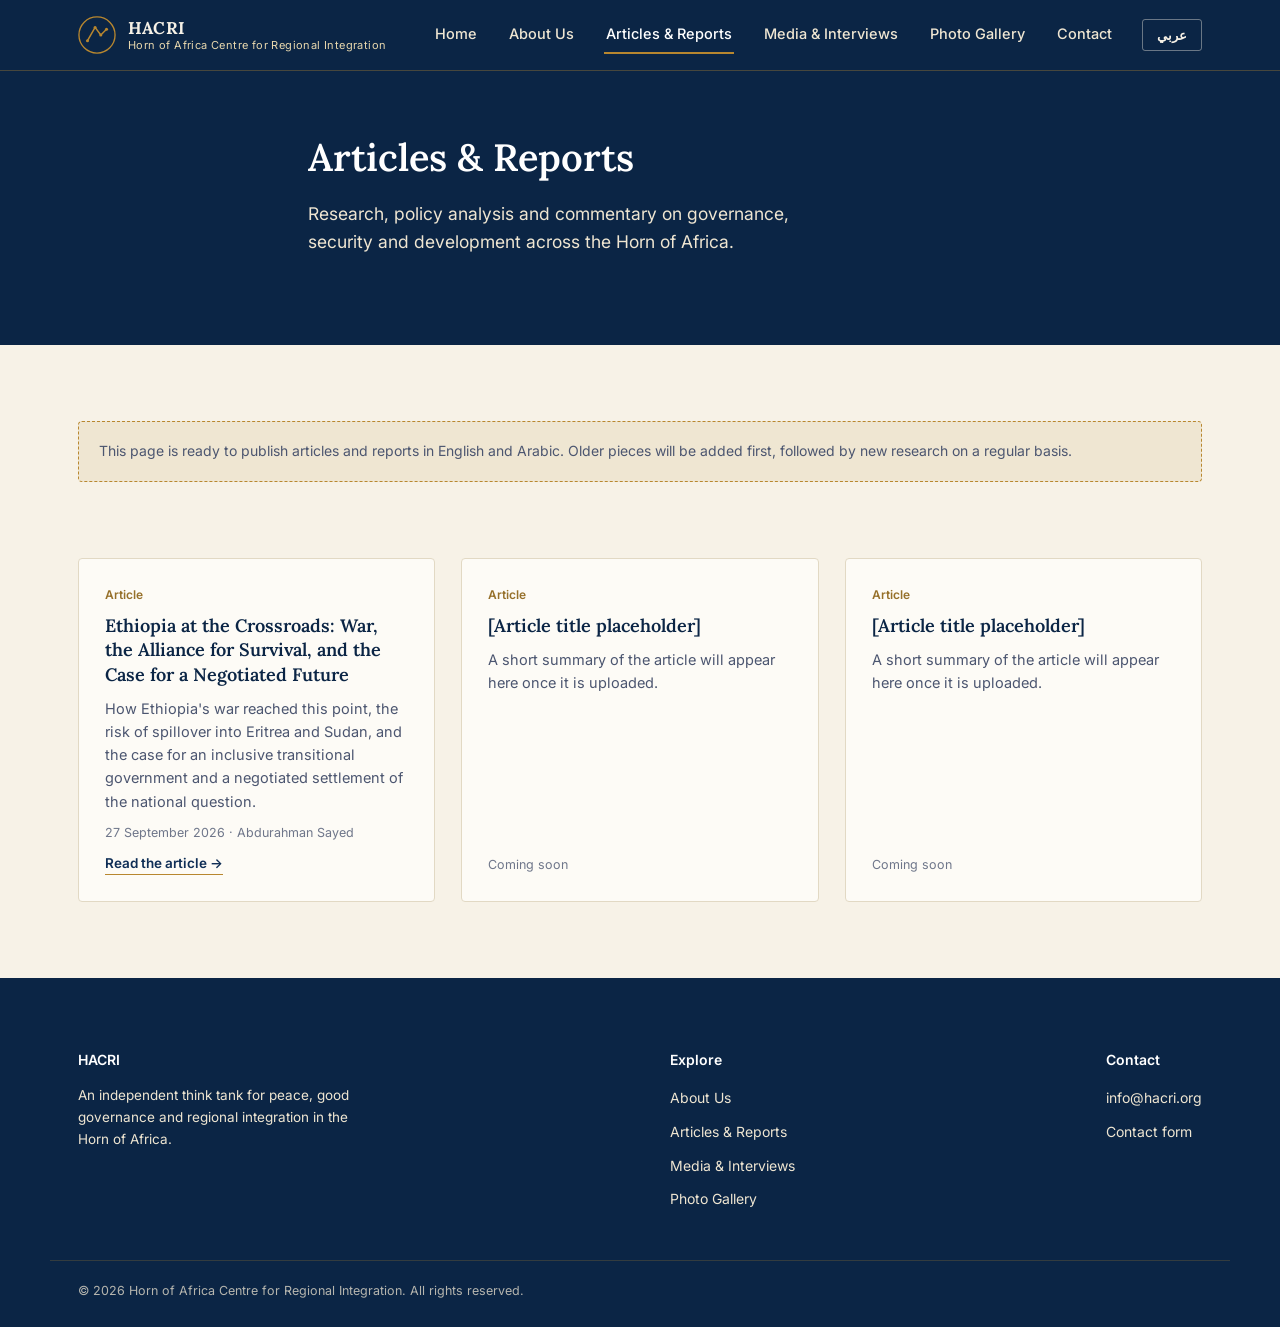
<file: articles.html>
<!DOCTYPE html>
<html lang="en" dir="ltr">
<head>
<meta charset="UTF-8">
<meta name="viewport" content="width=device-width, initial-scale=1">
<title>Articles &amp; Reports — HACRI</title>
<link rel="icon" href="data:,">
<link rel="stylesheet" href="css/style.css">
</head>
<body>

<header class="site">
  <div class="bar">
    <a class="brand" href="index.html">
      <svg class="mark" viewBox="0 0 40 40" xmlns="http://www.w3.org/2000/svg" aria-hidden="true">
        <circle cx="20" cy="20" r="19" fill="none" stroke="#b8872f" stroke-width="1.4"/>
        <path d="M10 26 L18 12 L24 20 L30 14" fill="none" stroke="#b8872f" stroke-width="1.6" stroke-linecap="round" stroke-linejoin="round"/>
        <circle cx="18" cy="12" r="1.6" fill="#b8872f"/><circle cx="24" cy="20" r="1.6" fill="#b8872f"/>
        <circle cx="30" cy="14" r="1.6" fill="#b8872f"/><circle cx="10" cy="26" r="1.6" fill="#b8872f"/>
      </svg>
      <span class="name">HACRI
        <small data-en="Horn of Africa Centre for Regional Integration" data-ar="مركز القرن الأفريقي للتكامل الإقليمي">Horn of Africa Centre for Regional Integration</small>
      </span>
    </a>
    <button class="nav-toggle" aria-label="Menu">☰</button>
    <nav class="primary">
      <a href="index.html" data-en="Home" data-ar="الرئيسية">Home</a>
      <a href="about.html" data-en="About Us" data-ar="من نحن">About Us</a>
      <a href="articles.html" class="active" data-en="Articles &amp; Reports" data-ar="مقالات وتقارير">Articles &amp; Reports</a>
      <a href="media.html" data-en="Media &amp; Interviews" data-ar="الإعلام والمقابلات">Media &amp; Interviews</a>
      <a href="gallery.html" data-en="Photo Gallery" data-ar="معرض الصور">Photo Gallery</a>
      <a href="contact.html" data-en="Contact" data-ar="اتصل بنا">Contact</a>
      <button class="lang-toggle">عربي</button>
    </nav>
  </div>
</header>

<section class="hero" style="padding:64px 0 72px;">
  <div class="wrap" style="max-width:720px;">
    <h1 style="font-size:clamp(28px,3.6vw,38px);" data-en="Articles &amp; Reports" data-ar="مقالات وتقارير">Articles &amp; Reports</h1>
    <p class="lead" data-en="Research, policy analysis and commentary on governance, security and development across the Horn of Africa." data-ar="أبحاث وتحليلات سياسات وتعليقات حول الحوكمة والأمن والتنمية في القرن الأفريقي.">Research, policy analysis and commentary on governance, security and development across the Horn of Africa.</p>
  </div>
</section>

<section>
  <div class="wrap">
    <div class="notice" data-en="This page is ready to publish articles and reports in English and Arabic. Older pieces will be added first, followed by new research on a regular basis." data-ar="هذه الصفحة جاهزة لنشر المقالات والتقارير باللغتين الإنجليزية والعربية. ستُضاف المقالات السابقة أولاً، تليها أبحاث جديدة بشكل منتظم.">
      This page is ready to publish articles and reports in English and Arabic. Older pieces will be added first, followed by new research on a regular basis.
    </div>
  </div>
</section>

<section style="padding-top:0;">
  <div class="wrap">
    <div class="grid cols-3">
      <div class="card">
        <span class="tag" data-en="Article" data-ar="مقال">Article</span>
        <h3>Ethiopia at the Crossroads: War, the Alliance for Survival, and the Case for a Negotiated Future</h3>
        <p>How Ethiopia's war reached this point, the risk of spillover into Eritrea and Sudan, and the case for an inclusive transitional government and a negotiated settlement of the national question.</p>
        <span class="meta">27 September 2026 · Abdurahman Sayed</span>
        <a class="more" href="ethiopia-at-the-crossroads.html" data-en="Read the article →" data-ar="اقرأ المقال ←">Read the article →</a>
      </div>
      <div class="card">
        <span class="tag" data-en="Article" data-ar="مقال">Article</span>
        <h3 data-en="[Article title placeholder]" data-ar="[عنوان المقال]">[Article title placeholder]</h3>
        <p data-en="A short summary of the article will appear here once it is uploaded." data-ar="سيظهر هنا ملخص موجز للمقال عند رفعه.">A short summary of the article will appear here once it is uploaded.</p>
        <span class="meta" data-en="Coming soon" data-ar="قريباً">Coming soon</span>
      </div>
      <div class="card">
        <span class="tag" data-en="Article" data-ar="مقال">Article</span>
        <h3 data-en="[Article title placeholder]" data-ar="[عنوان المقال]">[Article title placeholder]</h3>
        <p data-en="A short summary of the article will appear here once it is uploaded." data-ar="سيظهر هنا ملخص موجز للمقال عند رفعه.">A short summary of the article will appear here once it is uploaded.</p>
        <span class="meta" data-en="Coming soon" data-ar="قريباً">Coming soon</span>
      </div>
    </div>
  </div>
</section>

<footer class="site">
  <div class="wrap cols">
    <div>
      <h4 data-en="HACRI" data-ar="مركز القرن الأفريقي">HACRI</h4>
      <p style="max-width:280px;font-size:13.5px;" data-en="An independent think tank for peace, good governance and regional integration in the Horn of Africa." data-ar="مركز أبحاث مستقل للسلام والحوكمة الرشيدة والتكامل الإقليمي في القرن الأفريقي.">An independent think tank for peace, good governance and regional integration in the Horn of Africa.</p>
    </div>
    <div>
      <h4 data-en="Explore" data-ar="روابط">Explore</h4>
      <ul>
        <li><a href="about.html" data-en="About Us" data-ar="من نحن">About Us</a></li>
        <li><a href="articles.html" data-en="Articles &amp; Reports" data-ar="مقالات وتقارير">Articles &amp; Reports</a></li>
        <li><a href="media.html" data-en="Media &amp; Interviews" data-ar="الإعلام والمقابلات">Media &amp; Interviews</a></li>
        <li><a href="gallery.html" data-en="Photo Gallery" data-ar="معرض الصور">Photo Gallery</a></li>
      </ul>
    </div>
    <div>
      <h4 data-en="Contact" data-ar="تواصل">Contact</h4>
      <ul>
        <li><a href="mailto:info@hacri.org">info@hacri.org</a></li>
        <li><a href="contact.html" data-en="Contact form" data-ar="نموذج التواصل">Contact form</a></li>
      </ul>
    </div>
  </div>
  <div class="wrap bottom" data-en="© 2026 Horn of Africa Centre for Regional Integration. All rights reserved." data-ar="© 2026 مركز القرن الأفريقي للتكامل الإقليمي. جميع الحقوق محفوظة.">© 2026 Horn of Africa Centre for Regional Integration. All rights reserved.</div>
</footer>

<script src="js/main.js"></script>
</body>
</html>
</file>
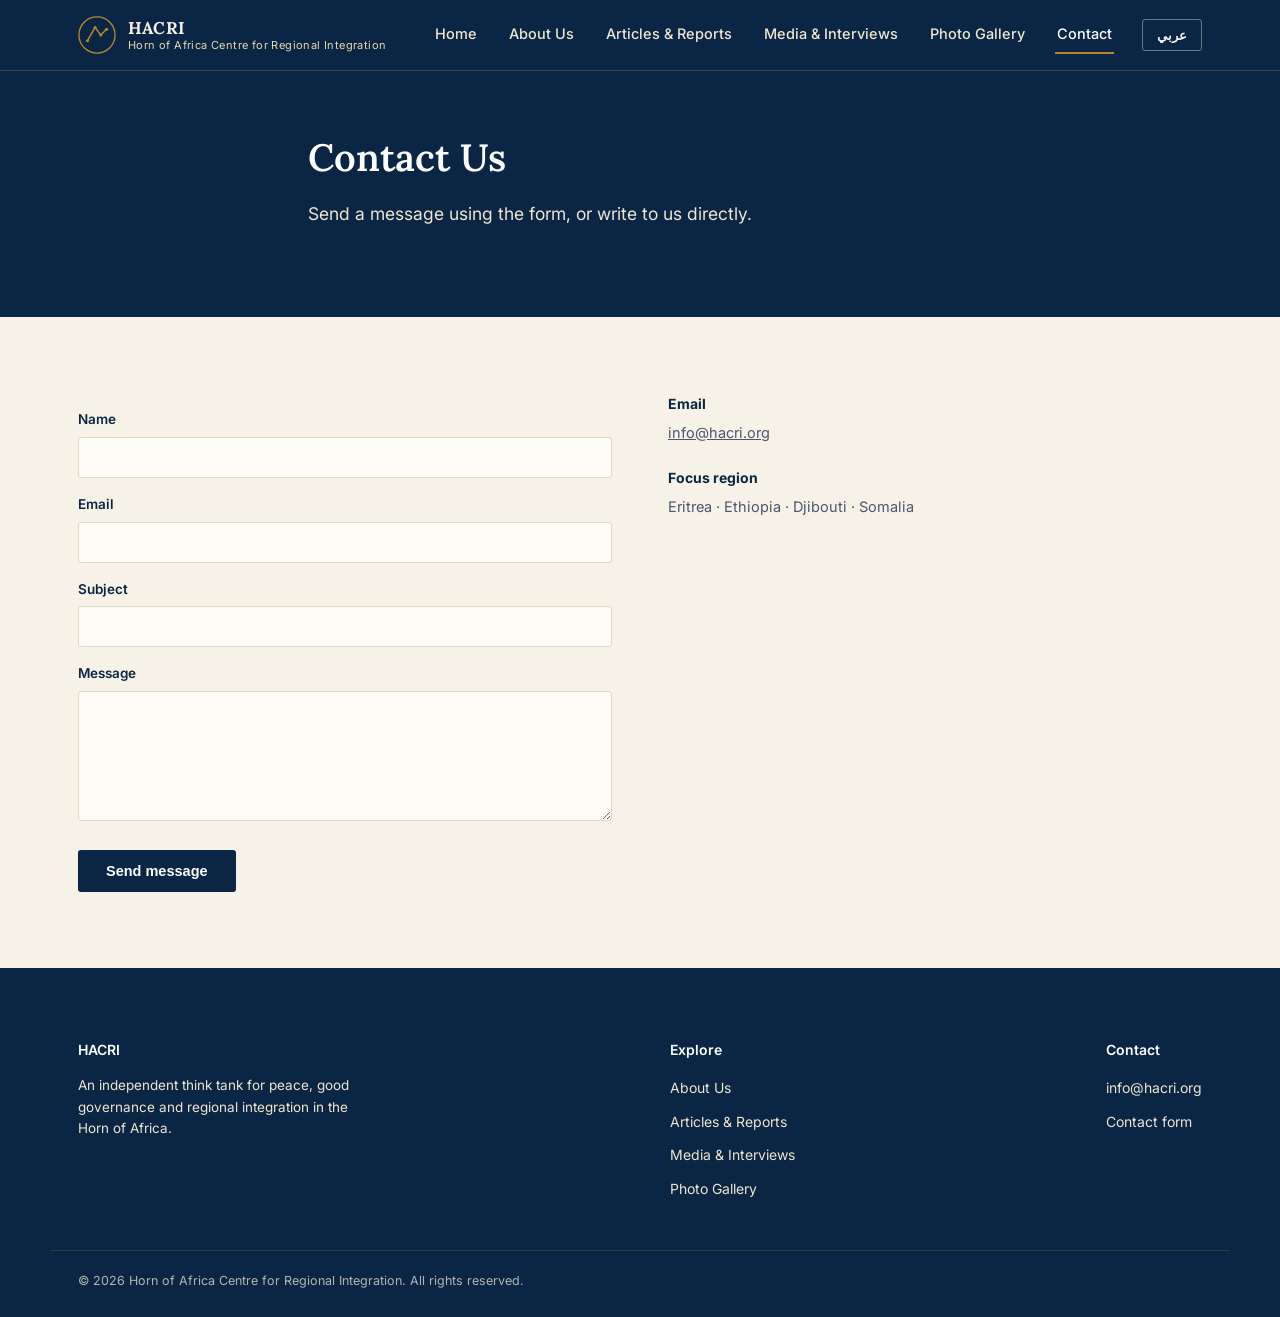
<file: contact.html>
<!DOCTYPE html>
<html lang="en" dir="ltr">
<head>
<meta charset="UTF-8">
<meta name="viewport" content="width=device-width, initial-scale=1">
<title>Contact Us — HACRI</title>
<link rel="icon" href="data:,">
<link rel="stylesheet" href="css/style.css">
</head>
<body>

<header class="site">
  <div class="bar">
    <a class="brand" href="index.html">
      <svg class="mark" viewBox="0 0 40 40" xmlns="http://www.w3.org/2000/svg" aria-hidden="true">
        <circle cx="20" cy="20" r="19" fill="none" stroke="#b8872f" stroke-width="1.4"/>
        <path d="M10 26 L18 12 L24 20 L30 14" fill="none" stroke="#b8872f" stroke-width="1.6" stroke-linecap="round" stroke-linejoin="round"/>
        <circle cx="18" cy="12" r="1.6" fill="#b8872f"/><circle cx="24" cy="20" r="1.6" fill="#b8872f"/>
        <circle cx="30" cy="14" r="1.6" fill="#b8872f"/><circle cx="10" cy="26" r="1.6" fill="#b8872f"/>
      </svg>
      <span class="name">HACRI
        <small data-en="Horn of Africa Centre for Regional Integration" data-ar="مركز القرن الأفريقي للتكامل الإقليمي">Horn of Africa Centre for Regional Integration</small>
      </span>
    </a>
    <button class="nav-toggle" aria-label="Menu">☰</button>
    <nav class="primary">
      <a href="index.html" data-en="Home" data-ar="الرئيسية">Home</a>
      <a href="about.html" data-en="About Us" data-ar="من نحن">About Us</a>
      <a href="articles.html" data-en="Articles &amp; Reports" data-ar="مقالات وتقارير">Articles &amp; Reports</a>
      <a href="media.html" data-en="Media &amp; Interviews" data-ar="الإعلام والمقابلات">Media &amp; Interviews</a>
      <a href="gallery.html" data-en="Photo Gallery" data-ar="معرض الصور">Photo Gallery</a>
      <a href="contact.html" class="active" data-en="Contact" data-ar="اتصل بنا">Contact</a>
      <button class="lang-toggle">عربي</button>
    </nav>
  </div>
</header>

<section class="hero" style="padding:64px 0 72px;">
  <div class="wrap" style="max-width:720px;">
    <h1 style="font-size:clamp(28px,3.6vw,38px);" data-en="Contact Us" data-ar="اتصل بنا">Contact Us</h1>
    <p class="lead" data-en="Send a message using the form, or write to us directly." data-ar="أرسل رسالة عبر النموذج، أو راسلنا مباشرة.">Send a message using the form, or write to us directly.</p>
  </div>
</section>

<section>
  <div class="wrap contact-wrap">
    <div>
      <!-- Netlify Forms: name="contact" + data-netlify="true" lets Netlify capture
           submissions automatically once this site is deployed on Netlify. -->
      <form class="contact" name="contact" method="POST" data-netlify="true" netlify-honeypot="bot-field">
        <input type="hidden" name="form-name" value="contact">
        <p hidden><label>Don't fill this out: <input name="bot-field"></label></p>

        <label for="name" data-en="Name" data-ar="الاسم">Name</label>
        <input type="text" id="name" name="name" required>

        <label for="email" data-en="Email" data-ar="البريد الإلكتروني">Email</label>
        <input type="email" id="email" name="email" required>

        <label for="subject" data-en="Subject" data-ar="الموضوع">Subject</label>
        <input type="text" id="subject" name="subject">

        <label for="message" data-en="Message" data-ar="الرسالة">Message</label>
        <textarea id="message" name="message" required></textarea>

        <button type="submit" data-en="Send message" data-ar="إرسال الرسالة">Send message</button>
      </form>
    </div>
    <div class="contact-info">
      <div class="item">
        <b data-en="Email" data-ar="البريد الإلكتروني">Email</b>
        <span><a href="mailto:info@hacri.org">info@hacri.org</a></span>
      </div>
      <div class="item">
        <b data-en="Focus region" data-ar="منطقة التركيز">Focus region</b>
        <span data-en="Eritrea · Ethiopia · Djibouti · Somalia" data-ar="إريتريا · إثيوبيا · جيبوتي · الصومال">Eritrea · Ethiopia · Djibouti · Somalia</span>
      </div>
    </div>
  </div>
</section>

<footer class="site">
  <div class="wrap cols">
    <div>
      <h4 data-en="HACRI" data-ar="مركز القرن الأفريقي">HACRI</h4>
      <p style="max-width:280px;font-size:13.5px;" data-en="An independent think tank for peace, good governance and regional integration in the Horn of Africa." data-ar="مركز أبحاث مستقل للسلام والحوكمة الرشيدة والتكامل الإقليمي في القرن الأفريقي.">An independent think tank for peace, good governance and regional integration in the Horn of Africa.</p>
    </div>
    <div>
      <h4 data-en="Explore" data-ar="روابط">Explore</h4>
      <ul>
        <li><a href="about.html" data-en="About Us" data-ar="من نحن">About Us</a></li>
        <li><a href="articles.html" data-en="Articles &amp; Reports" data-ar="مقالات وتقارير">Articles &amp; Reports</a></li>
        <li><a href="media.html" data-en="Media &amp; Interviews" data-ar="الإعلام والمقابلات">Media &amp; Interviews</a></li>
        <li><a href="gallery.html" data-en="Photo Gallery" data-ar="معرض الصور">Photo Gallery</a></li>
      </ul>
    </div>
    <div>
      <h4 data-en="Contact" data-ar="تواصل">Contact</h4>
      <ul>
        <li><a href="mailto:info@hacri.org">info@hacri.org</a></li>
        <li><a href="contact.html" data-en="Contact form" data-ar="نموذج التواصل">Contact form</a></li>
      </ul>
    </div>
  </div>
  <div class="wrap bottom" data-en="© 2026 Horn of Africa Centre for Regional Integration. All rights reserved." data-ar="© 2026 مركز القرن الأفريقي للتكامل الإقليمي. جميع الحقوق محفوظة.">© 2026 Horn of Africa Centre for Regional Integration. All rights reserved.</div>
</footer>

<script src="js/main.js"></script>
</body>
</html>
</file>
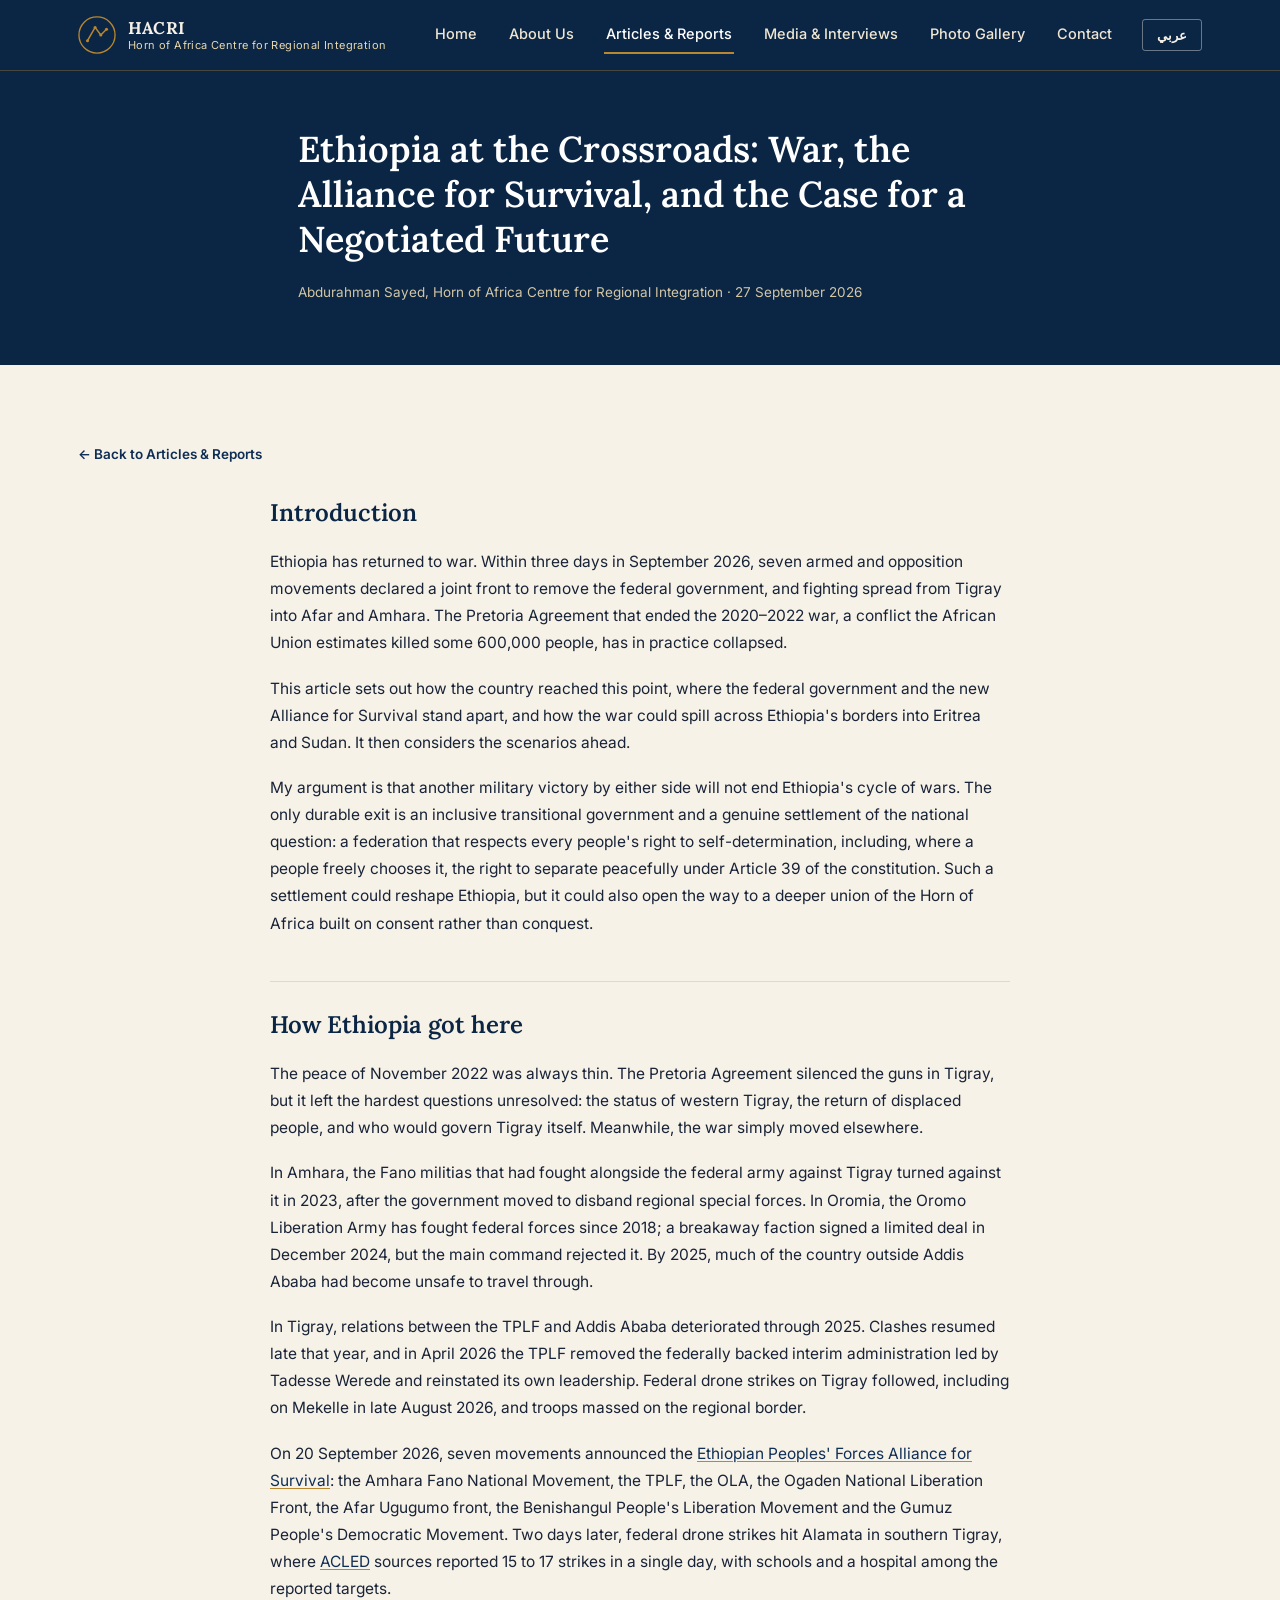
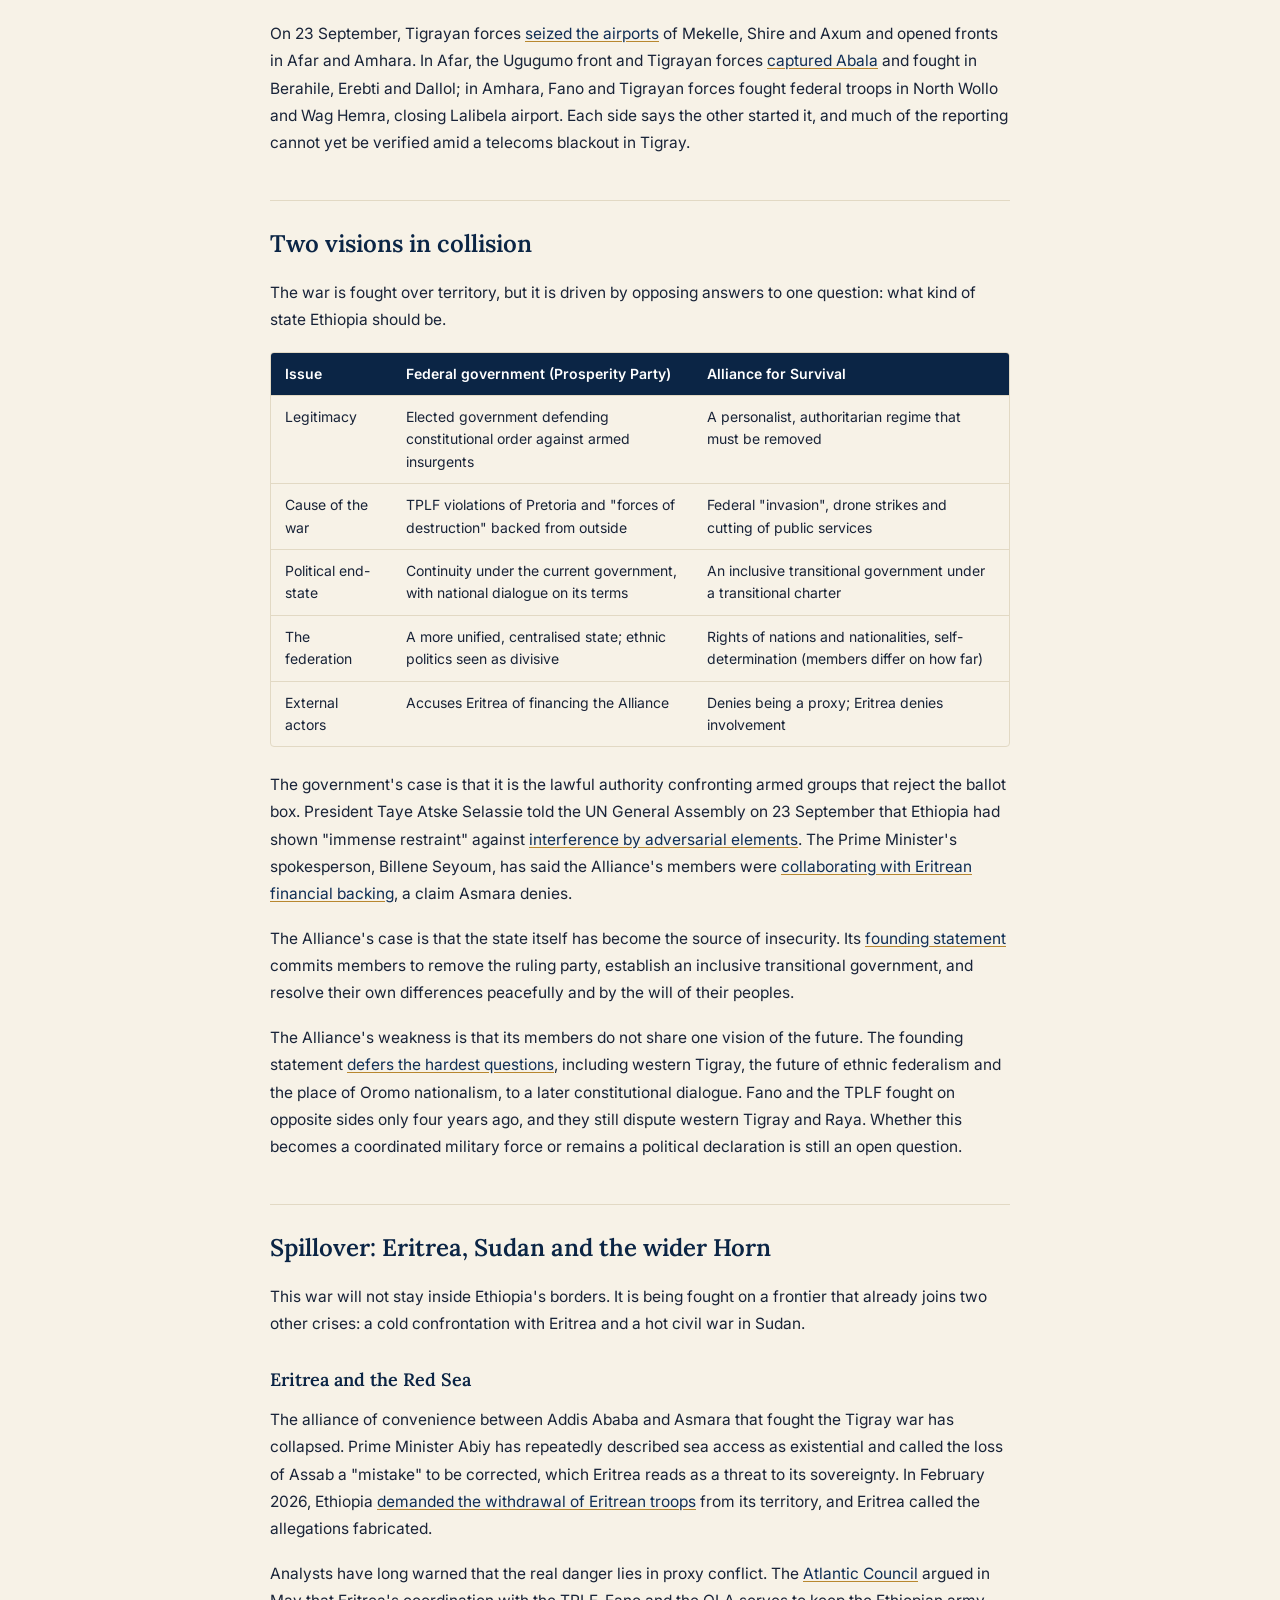
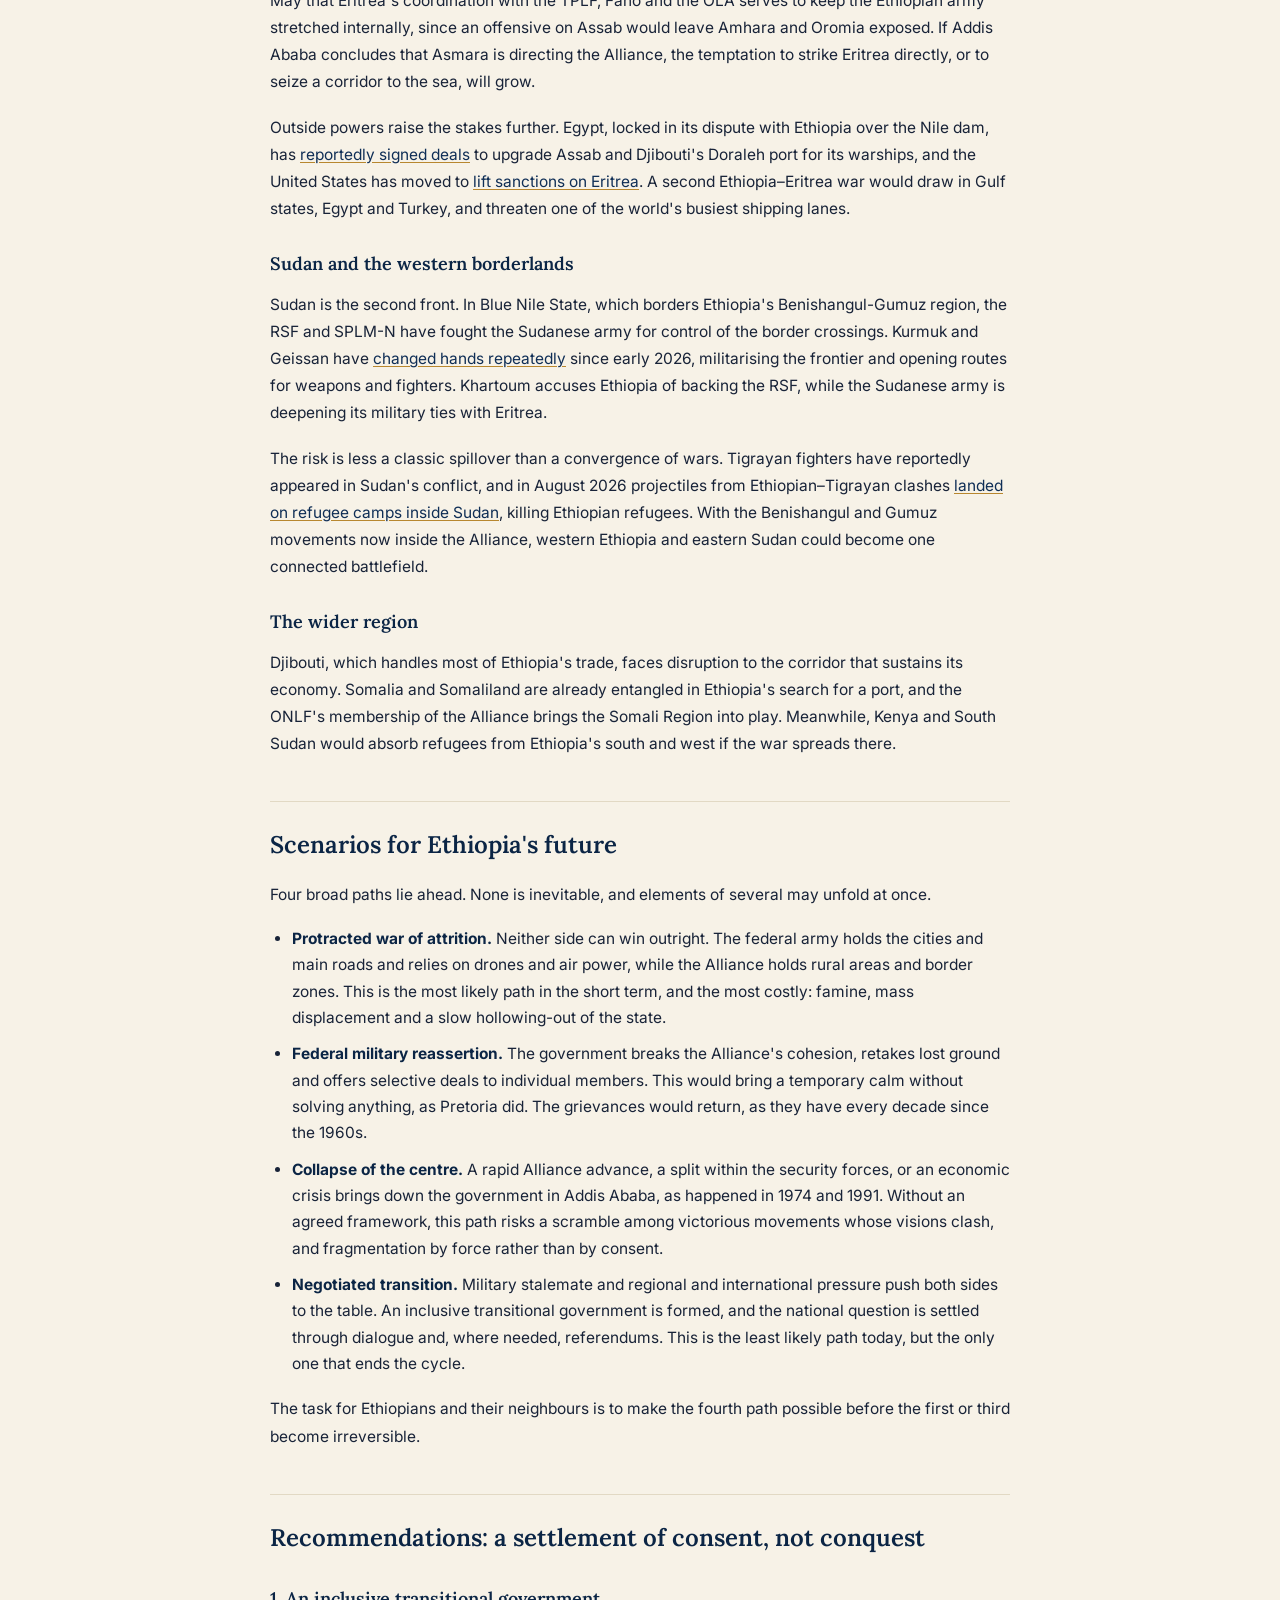
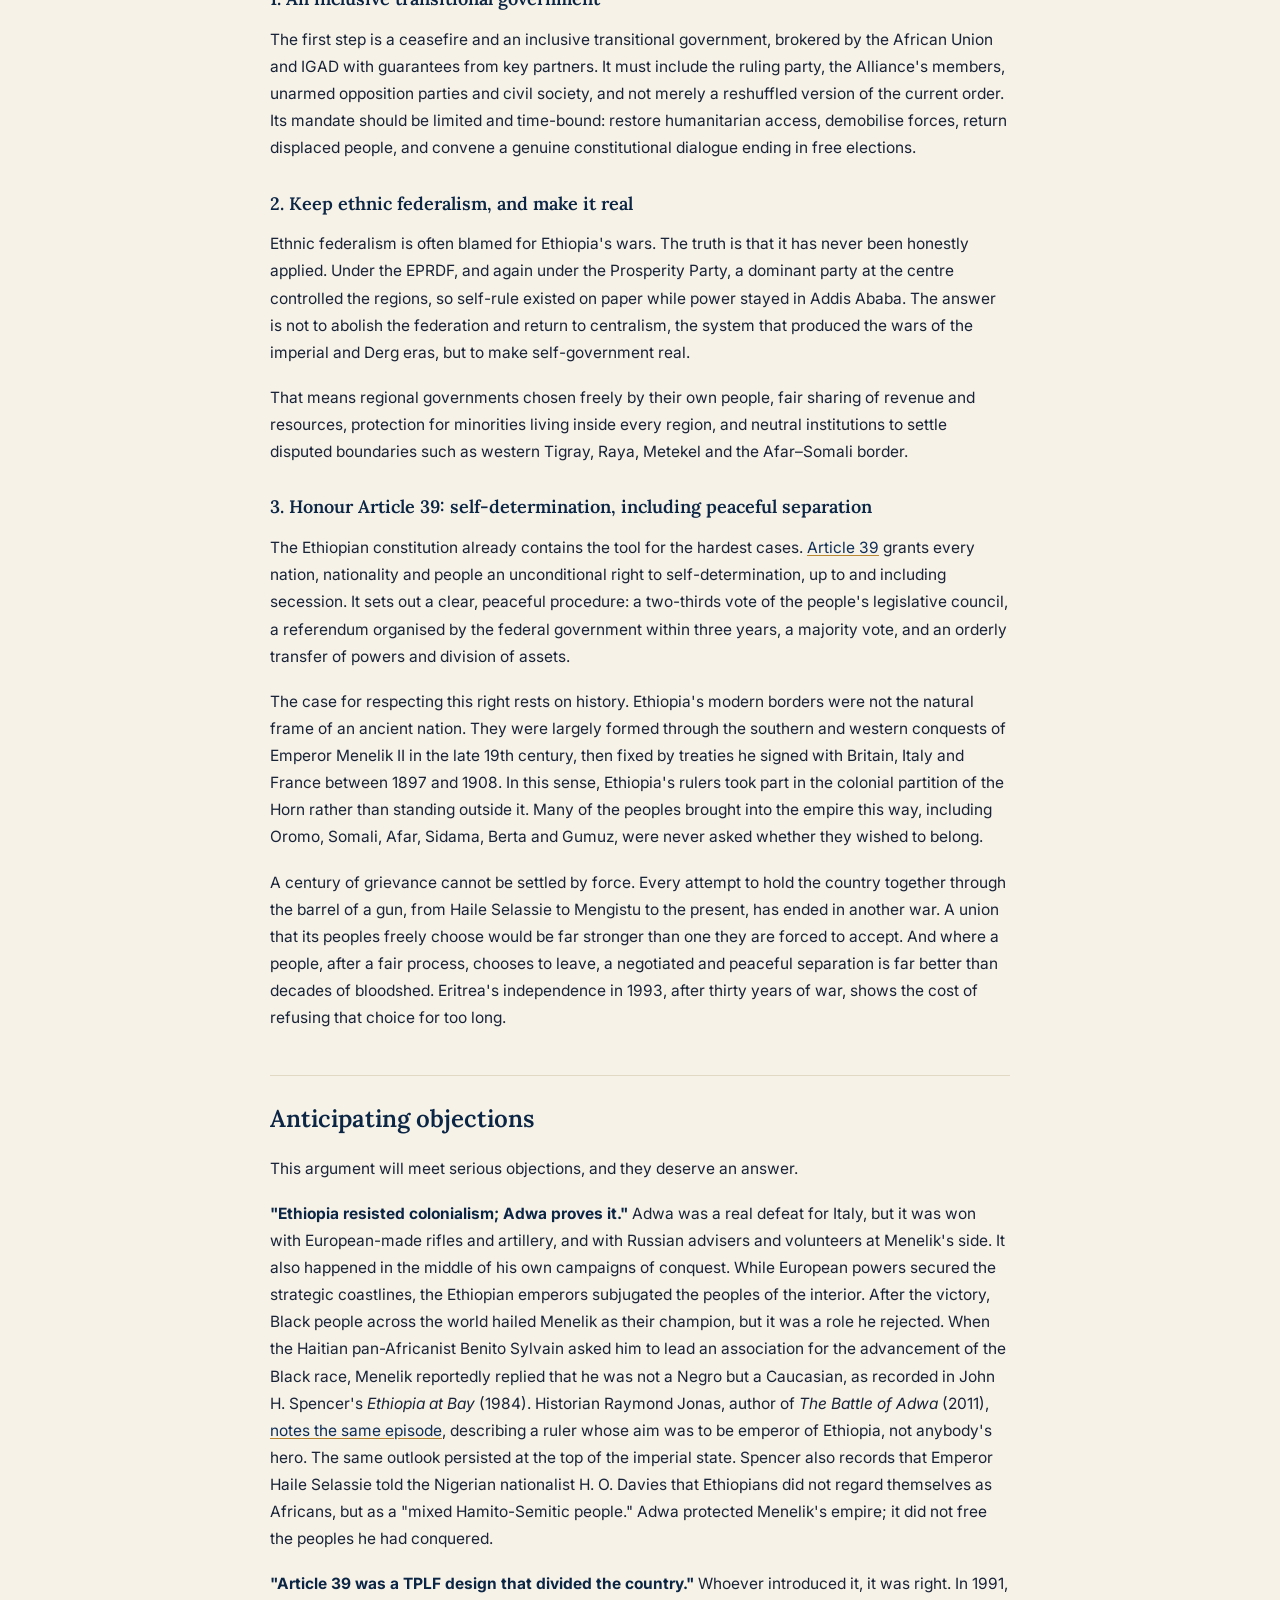
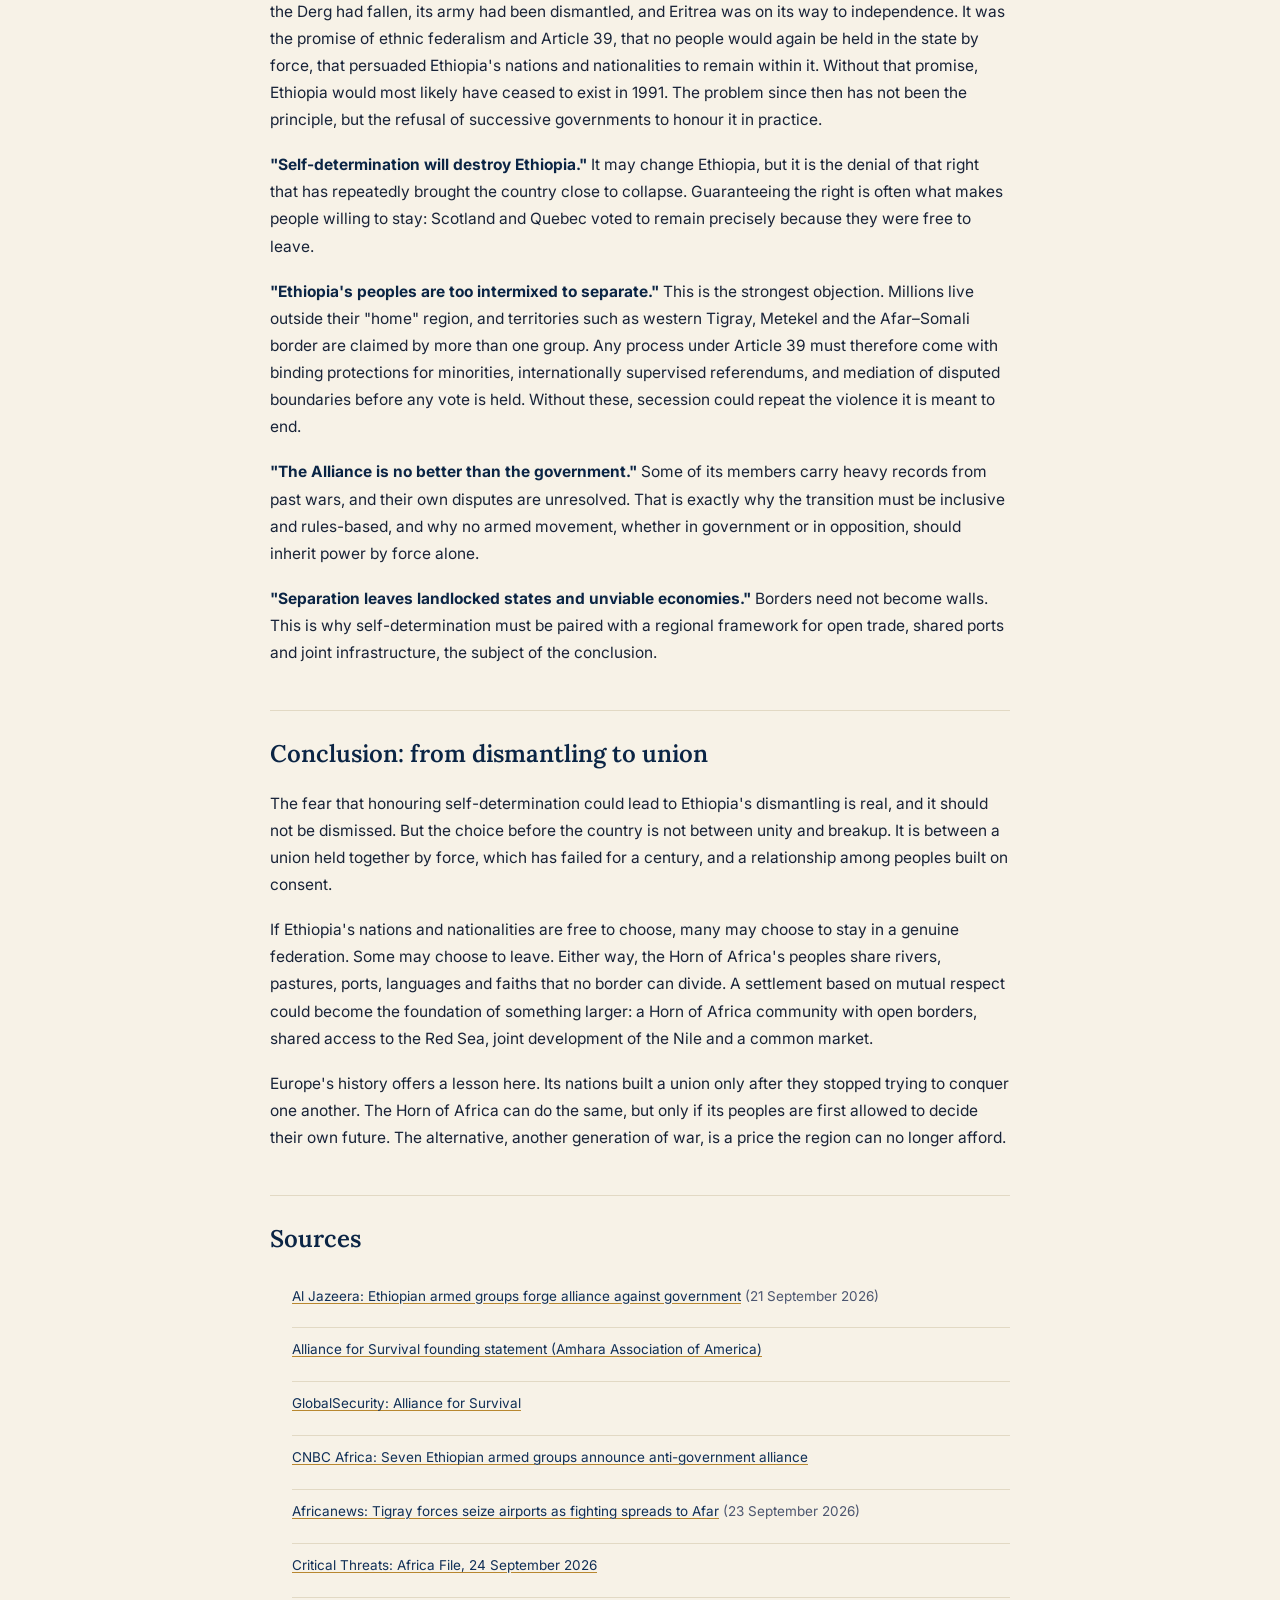
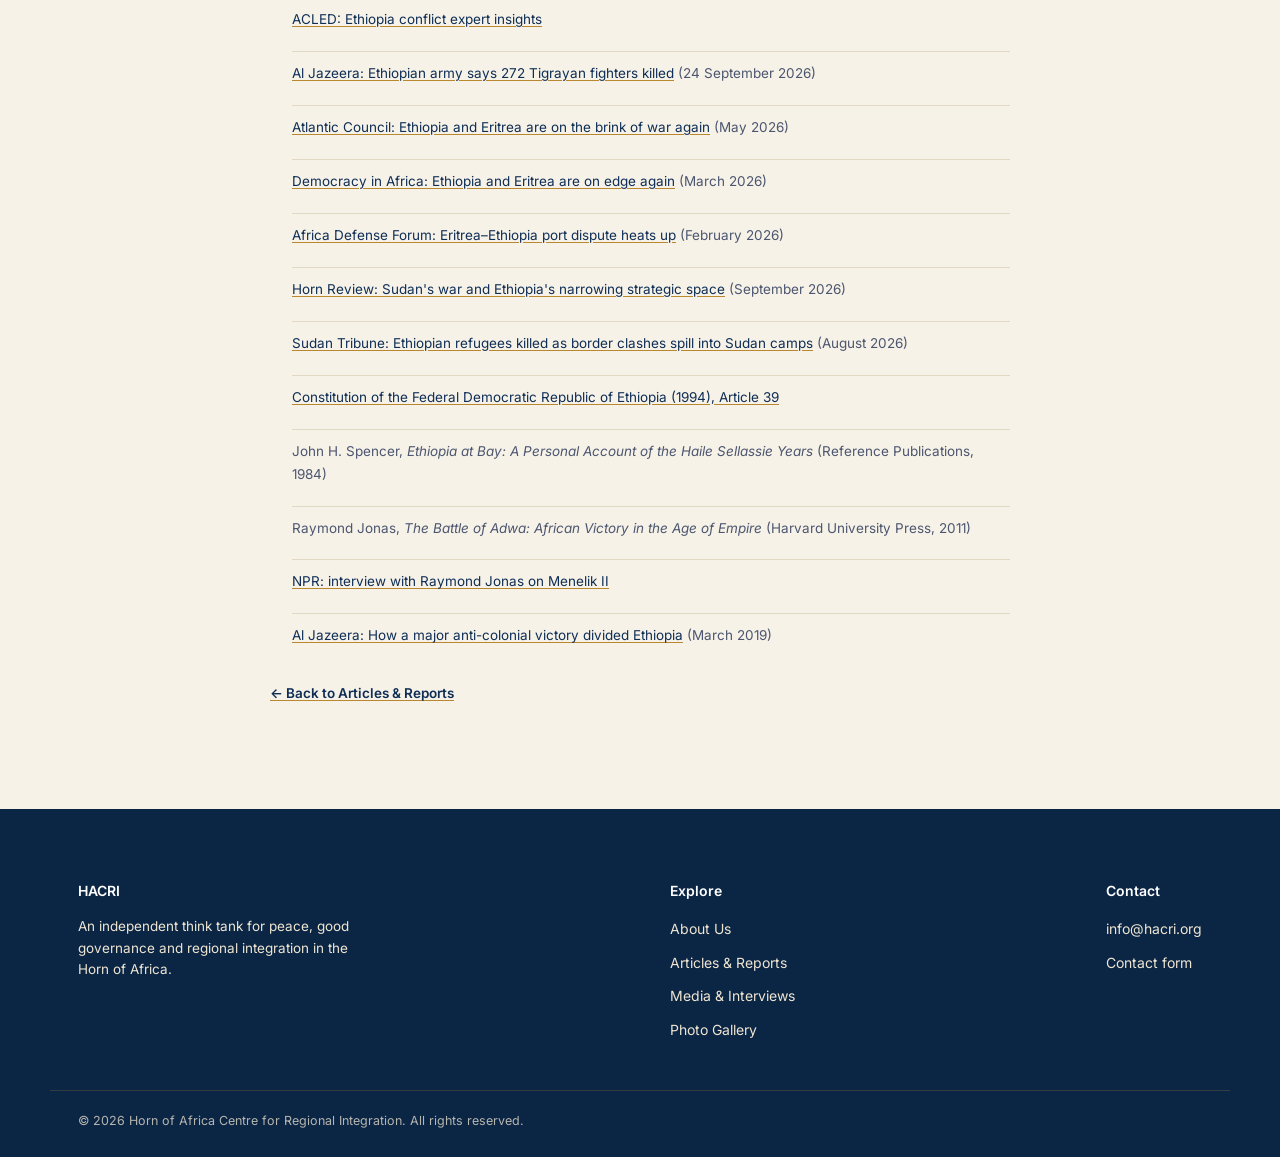
<file: ethiopia-at-the-crossroads.html>
<!DOCTYPE html>
<html lang="en" dir="ltr">
<head>
<meta charset="UTF-8">
<meta name="viewport" content="width=device-width, initial-scale=1">
<title>Ethiopia at the Crossroads — HACRI</title>
<meta name="description" content="War, the Alliance for Survival, and the case for a negotiated future in Ethiopia, by Abdurahman Sayed.">
<link rel="icon" href="data:,">
<link rel="stylesheet" href="css/style.css">
</head>
<body>

<header class="site">
  <div class="bar">
    <a class="brand" href="index.html">
      <svg class="mark" viewBox="0 0 40 40" xmlns="http://www.w3.org/2000/svg" aria-hidden="true">
        <circle cx="20" cy="20" r="19" fill="none" stroke="#b8872f" stroke-width="1.4"/>
        <path d="M10 26 L18 12 L24 20 L30 14" fill="none" stroke="#b8872f" stroke-width="1.6" stroke-linecap="round" stroke-linejoin="round"/>
        <circle cx="18" cy="12" r="1.6" fill="#b8872f"/><circle cx="24" cy="20" r="1.6" fill="#b8872f"/>
        <circle cx="30" cy="14" r="1.6" fill="#b8872f"/><circle cx="10" cy="26" r="1.6" fill="#b8872f"/>
      </svg>
      <span class="name">HACRI
        <small data-en="Horn of Africa Centre for Regional Integration" data-ar="مركز القرن الأفريقي للتكامل الإقليمي">Horn of Africa Centre for Regional Integration</small>
      </span>
    </a>
    <button class="nav-toggle" aria-label="Menu">☰</button>
    <nav class="primary">
      <a href="index.html" data-en="Home" data-ar="الرئيسية">Home</a>
      <a href="about.html" data-en="About Us" data-ar="من نحن">About Us</a>
      <a href="articles.html" class="active" data-en="Articles &amp; Reports" data-ar="مقالات وتقارير">Articles &amp; Reports</a>
      <a href="media.html" data-en="Media &amp; Interviews" data-ar="الإعلام والمقابلات">Media &amp; Interviews</a>
      <a href="gallery.html" data-en="Photo Gallery" data-ar="معرض الصور">Photo Gallery</a>
      <a href="contact.html" data-en="Contact" data-ar="اتصل بنا">Contact</a>
      <button class="lang-toggle">عربي</button>
    </nav>
  </div>
</header>

<section class="hero" style="padding:56px 0 48px;">
  <div class="wrap" style="max-width:740px;">
    <h1 style="font-size:clamp(26px,3.4vw,36px);line-height:1.25;">Ethiopia at the Crossroads: War, the Alliance for Survival, and the Case for a Negotiated Future</h1>
    <p class="article-meta">Abdurahman Sayed, Horn of Africa Centre for Regional Integration · 27 September 2026</p>
  </div>
</section>

<section>
  <div class="wrap">
    <a class="back-link" href="articles.html">← Back to Articles &amp; Reports</a>
    <div class="article-body">

      <h2>Introduction</h2>
      <p>Ethiopia has returned to war. Within three days in September 2026, seven armed and opposition movements declared a joint front to remove the federal government, and fighting spread from Tigray into Afar and Amhara. The Pretoria Agreement that ended the 2020–2022 war, a conflict the African Union estimates killed some 600,000 people, has in practice collapsed.</p>
      <p>This article sets out how the country reached this point, where the federal government and the new Alliance for Survival stand apart, and how the war could spill across Ethiopia's borders into Eritrea and Sudan. It then considers the scenarios ahead.</p>
      <p>My argument is that another military victory by either side will not end Ethiopia's cycle of wars. The only durable exit is an inclusive transitional government and a genuine settlement of the national question: a federation that respects every people's right to self-determination, including, where a people freely chooses it, the right to separate peacefully under Article 39 of the constitution. Such a settlement could reshape Ethiopia, but it could also open the way to a deeper union of the Horn of Africa built on consent rather than conquest.</p>

      <h2>How Ethiopia got here</h2>
      <p>The peace of November 2022 was always thin. The Pretoria Agreement silenced the guns in Tigray, but it left the hardest questions unresolved: the status of western Tigray, the return of displaced people, and who would govern Tigray itself. Meanwhile, the war simply moved elsewhere.</p>
      <p>In Amhara, the Fano militias that had fought alongside the federal army against Tigray turned against it in 2023, after the government moved to disband regional special forces. In Oromia, the Oromo Liberation Army has fought federal forces since 2018; a breakaway faction signed a limited deal in December 2024, but the main command rejected it. By 2025, much of the country outside Addis Ababa had become unsafe to travel through.</p>
      <p>In Tigray, relations between the TPLF and Addis Ababa deteriorated through 2025. Clashes resumed late that year, and in April 2026 the TPLF removed the federally backed interim administration led by Tadesse Werede and reinstated its own leadership. Federal drone strikes on Tigray followed, including on Mekelle in late August 2026, and troops massed on the regional border.</p>
      <p>On 20 September 2026, seven movements announced the <a href="https://www.aljazeera.com/news/2026/9/21/ethiopian-armed-groups-forge-alliance-against-government" target="_blank" rel="noopener">Ethiopian Peoples' Forces Alliance for Survival</a>: the Amhara Fano National Movement, the TPLF, the OLA, the Ogaden National Liberation Front, the Afar Ugugumo front, the Benishangul People's Liberation Movement and the Gumuz People's Democratic Movement. Two days later, federal drone strikes hit Alamata in southern Tigray, where <a href="https://acleddata.com/expert-comment/ethiopia-conflict-expert-insights" target="_blank" rel="noopener">ACLED</a> sources reported 15 to 17 strikes in a single day, with schools and a hospital among the reported targets.</p>
      <p>On 23 September, Tigrayan forces <a href="https://www.africanews.com/2026/09/23/ethiopia-tigray-forces-seize-airports-as-fighting-spreads-to-afar/" target="_blank" rel="noopener">seized the airports</a> of Mekelle, Shire and Axum and opened fronts in Afar and Amhara. In Afar, the Ugugumo front and Tigrayan forces <a href="https://www.criticalthreats.org/analysis/ethiopia-tigray-tplf-fano-china-prc-djibouti-jnim-mali-sudan-saf-rsf-somalia-aussom" target="_blank" rel="noopener">captured Abala</a> and fought in Berahile, Erebti and Dallol; in Amhara, Fano and Tigrayan forces fought federal troops in North Wollo and Wag Hemra, closing Lalibela airport. Each side says the other started it, and much of the reporting cannot yet be verified amid a telecoms blackout in Tigray.</p>

      <h2>Two visions in collision</h2>
      <p>The war is fought over territory, but it is driven by opposing answers to one question: what kind of state Ethiopia should be.</p>
      <div class="article-table-wrap">
        <table>
          <thead><tr><th>Issue</th><th>Federal government (Prosperity Party)</th><th>Alliance for Survival</th></tr></thead>
          <tbody>
            <tr><td>Legitimacy</td><td>Elected government defending constitutional order against armed insurgents</td><td>A personalist, authoritarian regime that must be removed</td></tr>
            <tr><td>Cause of the war</td><td>TPLF violations of Pretoria and "forces of destruction" backed from outside</td><td>Federal "invasion", drone strikes and cutting of public services</td></tr>
            <tr><td>Political end-state</td><td>Continuity under the current government, with national dialogue on its terms</td><td>An inclusive transitional government under a transitional charter</td></tr>
            <tr><td>The federation</td><td>A more unified, centralised state; ethnic politics seen as divisive</td><td>Rights of nations and nationalities, self-determination (members differ on how far)</td></tr>
            <tr><td>External actors</td><td>Accuses Eritrea of financing the Alliance</td><td>Denies being a proxy; Eritrea denies involvement</td></tr>
          </tbody>
        </table>
      </div>
      <p>The government's case is that it is the lawful authority confronting armed groups that reject the ballot box. President Taye Atske Selassie told the UN General Assembly on 23 September that Ethiopia had shown "immense restraint" against <a href="https://www.aljazeera.com/news/2026/9/24/ethiopian-army-says-272-tigrayan-fighters-killed-as-conflict-escalates" target="_blank" rel="noopener">interference by adversarial elements</a>. The Prime Minister's spokesperson, Billene Seyoum, has said the Alliance's members were <a href="https://www.cnbcafrica.com/2026/seven-ethiopian-armed-groups-announce-anti-government-alliance" target="_blank" rel="noopener">collaborating with Eritrean financial backing</a>, a claim Asmara denies.</p>
      <p>The Alliance's case is that the state itself has become the source of insecurity. Its <a href="https://www.amharaamerica.org/post/statement-issued-by-the-ethiopian-peoples-forces-alliance-for-survival-alliance-for-survival" target="_blank" rel="noopener">founding statement</a> commits members to remove the ruling party, establish an inclusive transitional government, and resolve their own differences peacefully and by the will of their peoples.</p>
      <p>The Alliance's weakness is that its members do not share one vision of the future. The founding statement <a href="https://www.globalsecurity.org/military/world/para/alliance-for-survival.htm" target="_blank" rel="noopener">defers the hardest questions</a>, including western Tigray, the future of ethnic federalism and the place of Oromo nationalism, to a later constitutional dialogue. Fano and the TPLF fought on opposite sides only four years ago, and they still dispute western Tigray and Raya. Whether this becomes a coordinated military force or remains a political declaration is still an open question.</p>

      <h2>Spillover: Eritrea, Sudan and the wider Horn</h2>
      <p>This war will not stay inside Ethiopia's borders. It is being fought on a frontier that already joins two other crises: a cold confrontation with Eritrea and a hot civil war in Sudan.</p>

      <h3>Eritrea and the Red Sea</h3>
      <p>The alliance of convenience between Addis Ababa and Asmara that fought the Tigray war has collapsed. Prime Minister Abiy has repeatedly described sea access as existential and called the loss of Assab a "mistake" to be corrected, which Eritrea reads as a threat to its sovereignty. In February 2026, Ethiopia <a href="https://democracyinafrica.org/ethiopia-and-eritrea-are-on-edge-again-whats-behind-the-growing-risk-of-war/" target="_blank" rel="noopener">demanded the withdrawal of Eritrean troops</a> from its territory, and Eritrea called the allegations fabricated.</p>
      <p>Analysts have long warned that the real danger lies in proxy conflict. The <a href="https://www.atlanticcouncil.org/blogs/africasource/ethiopia-and-eritrea-are-on-the-brink-of-war-again/" target="_blank" rel="noopener">Atlantic Council</a> argued in May that Eritrea's coordination with the TPLF, Fano and the OLA serves to keep the Ethiopian army stretched internally, since an offensive on Assab would leave Amhara and Oromia exposed. If Addis Ababa concludes that Asmara is directing the Alliance, the temptation to strike Eritrea directly, or to seize a corridor to the sea, will grow.</p>
      <p>Outside powers raise the stakes further. Egypt, locked in its dispute with Ethiopia over the Nile dam, has <a href="https://adf-magazine.com/2026/02/eritrea-ethiopia-port-dispute-heats-up/" target="_blank" rel="noopener">reportedly signed deals</a> to upgrade Assab and Djibouti's Doraleh port for its warships, and the United States has moved to <a href="https://en.wikipedia.org/wiki/Eritrea%E2%80%93United_States_relations" target="_blank" rel="noopener">lift sanctions on Eritrea</a>. A second Ethiopia–Eritrea war would draw in Gulf states, Egypt and Turkey, and threaten one of the world's busiest shipping lanes.</p>

      <h3>Sudan and the western borderlands</h3>
      <p>Sudan is the second front. In Blue Nile State, which borders Ethiopia's Benishangul-Gumuz region, the RSF and SPLM-N have fought the Sudanese army for control of the border crossings. Kurmuk and Geissan have <a href="https://hornreview.org/2026/09/09/sudans-war-and-ethiopias-narrowing-strategic-space/" target="_blank" rel="noopener">changed hands repeatedly</a> since early 2026, militarising the frontier and opening routes for weapons and fighters. Khartoum accuses Ethiopia of backing the RSF, while the Sudanese army is deepening its military ties with Eritrea.</p>
      <p>The risk is less a classic spillover than a convergence of wars. Tigrayan fighters have reportedly appeared in Sudan's conflict, and in August 2026 projectiles from Ethiopian–Tigrayan clashes <a href="https://sudantribune.com/article/316940" target="_blank" rel="noopener">landed on refugee camps inside Sudan</a>, killing Ethiopian refugees. With the Benishangul and Gumuz movements now inside the Alliance, western Ethiopia and eastern Sudan could become one connected battlefield.</p>

      <h3>The wider region</h3>
      <p>Djibouti, which handles most of Ethiopia's trade, faces disruption to the corridor that sustains its economy. Somalia and Somaliland are already entangled in Ethiopia's search for a port, and the ONLF's membership of the Alliance brings the Somali Region into play. Meanwhile, Kenya and South Sudan would absorb refugees from Ethiopia's south and west if the war spreads there.</p>

      <h2>Scenarios for Ethiopia's future</h2>
      <p>Four broad paths lie ahead. None is inevitable, and elements of several may unfold at once.</p>
      <ul>
        <li><strong>Protracted war of attrition.</strong> Neither side can win outright. The federal army holds the cities and main roads and relies on drones and air power, while the Alliance holds rural areas and border zones. This is the most likely path in the short term, and the most costly: famine, mass displacement and a slow hollowing-out of the state.</li>
        <li><strong>Federal military reassertion.</strong> The government breaks the Alliance's cohesion, retakes lost ground and offers selective deals to individual members. This would bring a temporary calm without solving anything, as Pretoria did. The grievances would return, as they have every decade since the 1960s.</li>
        <li><strong>Collapse of the centre.</strong> A rapid Alliance advance, a split within the security forces, or an economic crisis brings down the government in Addis Ababa, as happened in 1974 and 1991. Without an agreed framework, this path risks a scramble among victorious movements whose visions clash, and fragmentation by force rather than by consent.</li>
        <li><strong>Negotiated transition.</strong> Military stalemate and regional and international pressure push both sides to the table. An inclusive transitional government is formed, and the national question is settled through dialogue and, where needed, referendums. This is the least likely path today, but the only one that ends the cycle.</li>
      </ul>
      <p>The task for Ethiopians and their neighbours is to make the fourth path possible before the first or third become irreversible.</p>

      <h2>Recommendations: a settlement of consent, not conquest</h2>

      <h3>1. An inclusive transitional government</h3>
      <p>The first step is a ceasefire and an inclusive transitional government, brokered by the African Union and IGAD with guarantees from key partners. It must include the ruling party, the Alliance's members, unarmed opposition parties and civil society, and not merely a reshuffled version of the current order. Its mandate should be limited and time-bound: restore humanitarian access, demobilise forces, return displaced people, and convene a genuine constitutional dialogue ending in free elections.</p>

      <h3>2. Keep ethnic federalism, and make it real</h3>
      <p>Ethnic federalism is often blamed for Ethiopia's wars. The truth is that it has never been honestly applied. Under the EPRDF, and again under the Prosperity Party, a dominant party at the centre controlled the regions, so self-rule existed on paper while power stayed in Addis Ababa. The answer is not to abolish the federation and return to centralism, the system that produced the wars of the imperial and Derg eras, but to make self-government real.</p>
      <p>That means regional governments chosen freely by their own people, fair sharing of revenue and resources, protection for minorities living inside every region, and neutral institutions to settle disputed boundaries such as western Tigray, Raya, Metekel and the Afar–Somali border.</p>

      <h3>3. Honour Article 39: self-determination, including peaceful separation</h3>
      <p>The Ethiopian constitution already contains the tool for the hardest cases. <a href="https://www.constituteproject.org/constitution/Ethiopia_1994" target="_blank" rel="noopener">Article 39</a> grants every nation, nationality and people an unconditional right to self-determination, up to and including secession. It sets out a clear, peaceful procedure: a two-thirds vote of the people's legislative council, a referendum organised by the federal government within three years, a majority vote, and an orderly transfer of powers and division of assets.</p>
      <p>The case for respecting this right rests on history. Ethiopia's modern borders were not the natural frame of an ancient nation. They were largely formed through the southern and western conquests of Emperor Menelik II in the late 19th century, then fixed by treaties he signed with Britain, Italy and France between 1897 and 1908. In this sense, Ethiopia's rulers took part in the colonial partition of the Horn rather than standing outside it. Many of the peoples brought into the empire this way, including Oromo, Somali, Afar, Sidama, Berta and Gumuz, were never asked whether they wished to belong.</p>
      <p>A century of grievance cannot be settled by force. Every attempt to hold the country together through the barrel of a gun, from Haile Selassie to Mengistu to the present, has ended in another war. A union that its peoples freely choose would be far stronger than one they are forced to accept. And where a people, after a fair process, chooses to leave, a negotiated and peaceful separation is far better than decades of bloodshed. Eritrea's independence in 1993, after thirty years of war, shows the cost of refusing that choice for too long.</p>

      <h2>Anticipating objections</h2>
      <p>This argument will meet serious objections, and they deserve an answer.</p>
      <p><strong>"Ethiopia resisted colonialism; Adwa proves it."</strong> Adwa was a real defeat for Italy, but it was won with European-made rifles and artillery, and with Russian advisers and volunteers at Menelik's side. It also happened in the middle of his own campaigns of conquest. While European powers secured the strategic coastlines, the Ethiopian emperors subjugated the peoples of the interior. After the victory, Black people across the world hailed Menelik as their champion, but it was a role he rejected. When the Haitian pan-Africanist Benito Sylvain asked him to lead an association for the advancement of the Black race, Menelik reportedly replied that he was not a Negro but a Caucasian, as recorded in John H. Spencer's <em>Ethiopia at Bay</em> (1984). Historian Raymond Jonas, author of <em>The Battle of Adwa</em> (2011), <a href="https://www.npr.org/transcripts/804056743" target="_blank" rel="noopener">notes the same episode</a>, describing a ruler whose aim was to be emperor of Ethiopia, not anybody's hero. The same outlook persisted at the top of the imperial state. Spencer also records that Emperor Haile Selassie told the Nigerian nationalist H. O. Davies that Ethiopians did not regard themselves as Africans, but as a "mixed Hamito-Semitic people." Adwa protected Menelik's empire; it did not free the peoples he had conquered.</p>
      <p><strong>"Article 39 was a TPLF design that divided the country."</strong> Whoever introduced it, it was right. In 1991, the Derg had fallen, its army had been dismantled, and Eritrea was on its way to independence. It was the promise of ethnic federalism and Article 39, that no people would again be held in the state by force, that persuaded Ethiopia's nations and nationalities to remain within it. Without that promise, Ethiopia would most likely have ceased to exist in 1991. The problem since then has not been the principle, but the refusal of successive governments to honour it in practice.</p>
      <p><strong>"Self-determination will destroy Ethiopia."</strong> It may change Ethiopia, but it is the denial of that right that has repeatedly brought the country close to collapse. Guaranteeing the right is often what makes people willing to stay: Scotland and Quebec voted to remain precisely because they were free to leave.</p>
      <p><strong>"Ethiopia's peoples are too intermixed to separate."</strong> This is the strongest objection. Millions live outside their "home" region, and territories such as western Tigray, Metekel and the Afar–Somali border are claimed by more than one group. Any process under Article 39 must therefore come with binding protections for minorities, internationally supervised referendums, and mediation of disputed boundaries before any vote is held. Without these, secession could repeat the violence it is meant to end.</p>
      <p><strong>"The Alliance is no better than the government."</strong> Some of its members carry heavy records from past wars, and their own disputes are unresolved. That is exactly why the transition must be inclusive and rules-based, and why no armed movement, whether in government or in opposition, should inherit power by force alone.</p>
      <p><strong>"Separation leaves landlocked states and unviable economies."</strong> Borders need not become walls. This is why self-determination must be paired with a regional framework for open trade, shared ports and joint infrastructure, the subject of the conclusion.</p>

      <h2>Conclusion: from dismantling to union</h2>
      <p>The fear that honouring self-determination could lead to Ethiopia's dismantling is real, and it should not be dismissed. But the choice before the country is not between unity and breakup. It is between a union held together by force, which has failed for a century, and a relationship among peoples built on consent.</p>
      <p>If Ethiopia's nations and nationalities are free to choose, many may choose to stay in a genuine federation. Some may choose to leave. Either way, the Horn of Africa's peoples share rivers, pastures, ports, languages and faiths that no border can divide. A settlement based on mutual respect could become the foundation of something larger: a Horn of Africa community with open borders, shared access to the Red Sea, joint development of the Nile and a common market.</p>
      <p>Europe's history offers a lesson here. Its nations built a union only after they stopped trying to conquer one another. The Horn of Africa can do the same, but only if its peoples are first allowed to decide their own future. The alternative, another generation of war, is a price the region can no longer afford.</p>

      <h2>Sources</h2>
      <ul class="article-sources">
        <li><a href="https://www.aljazeera.com/news/2026/9/21/ethiopian-armed-groups-forge-alliance-against-government" target="_blank" rel="noopener">Al Jazeera: Ethiopian armed groups forge alliance against government</a> (21 September 2026)</li>
        <li><a href="https://www.amharaamerica.org/post/statement-issued-by-the-ethiopian-peoples-forces-alliance-for-survival-alliance-for-survival" target="_blank" rel="noopener">Alliance for Survival founding statement (Amhara Association of America)</a></li>
        <li><a href="https://www.globalsecurity.org/military/world/para/alliance-for-survival.htm" target="_blank" rel="noopener">GlobalSecurity: Alliance for Survival</a></li>
        <li><a href="https://www.cnbcafrica.com/2026/seven-ethiopian-armed-groups-announce-anti-government-alliance" target="_blank" rel="noopener">CNBC Africa: Seven Ethiopian armed groups announce anti-government alliance</a></li>
        <li><a href="https://www.africanews.com/2026/09/23/ethiopia-tigray-forces-seize-airports-as-fighting-spreads-to-afar/" target="_blank" rel="noopener">Africanews: Tigray forces seize airports as fighting spreads to Afar</a> (23 September 2026)</li>
        <li><a href="https://www.criticalthreats.org/analysis/ethiopia-tigray-tplf-fano-china-prc-djibouti-jnim-mali-sudan-saf-rsf-somalia-aussom" target="_blank" rel="noopener">Critical Threats: Africa File, 24 September 2026</a></li>
        <li><a href="https://acleddata.com/expert-comment/ethiopia-conflict-expert-insights" target="_blank" rel="noopener">ACLED: Ethiopia conflict expert insights</a></li>
        <li><a href="https://www.aljazeera.com/news/2026/9/24/ethiopian-army-says-272-tigrayan-fighters-killed-as-conflict-escalates" target="_blank" rel="noopener">Al Jazeera: Ethiopian army says 272 Tigrayan fighters killed</a> (24 September 2026)</li>
        <li><a href="https://www.atlanticcouncil.org/blogs/africasource/ethiopia-and-eritrea-are-on-the-brink-of-war-again/" target="_blank" rel="noopener">Atlantic Council: Ethiopia and Eritrea are on the brink of war again</a> (May 2026)</li>
        <li><a href="https://democracyinafrica.org/ethiopia-and-eritrea-are-on-edge-again-whats-behind-the-growing-risk-of-war/" target="_blank" rel="noopener">Democracy in Africa: Ethiopia and Eritrea are on edge again</a> (March 2026)</li>
        <li><a href="https://adf-magazine.com/2026/02/eritrea-ethiopia-port-dispute-heats-up/" target="_blank" rel="noopener">Africa Defense Forum: Eritrea–Ethiopia port dispute heats up</a> (February 2026)</li>
        <li><a href="https://hornreview.org/2026/09/09/sudans-war-and-ethiopias-narrowing-strategic-space/" target="_blank" rel="noopener">Horn Review: Sudan's war and Ethiopia's narrowing strategic space</a> (September 2026)</li>
        <li><a href="https://sudantribune.com/article/316940" target="_blank" rel="noopener">Sudan Tribune: Ethiopian refugees killed as border clashes spill into Sudan camps</a> (August 2026)</li>
        <li><a href="https://www.constituteproject.org/constitution/Ethiopia_1994" target="_blank" rel="noopener">Constitution of the Federal Democratic Republic of Ethiopia (1994), Article 39</a></li>
        <li>John H. Spencer, <em>Ethiopia at Bay: A Personal Account of the Haile Sellassie Years</em> (Reference Publications, 1984)</li>
        <li>Raymond Jonas, <em>The Battle of Adwa: African Victory in the Age of Empire</em> (Harvard University Press, 2011)</li>
        <li><a href="https://www.npr.org/transcripts/804056743" target="_blank" rel="noopener">NPR: interview with Raymond Jonas on Menelik II</a></li>
        <li><a href="https://www.aljazeera.com/opinions/2019/3/1/how-a-major-anti-colonial-victory-divided-ethiopia" target="_blank" rel="noopener">Al Jazeera: How a major anti-colonial victory divided Ethiopia</a> (March 2019)</li>
      </ul>

      <a class="back-link" href="articles.html" style="margin-top:8px;">← Back to Articles &amp; Reports</a>
    </div>
  </div>
</section>

<footer class="site">
  <div class="wrap cols">
    <div>
      <h4 data-en="HACRI" data-ar="مركز القرن الأفريقي">HACRI</h4>
      <p style="max-width:280px;font-size:13.5px;" data-en="An independent think tank for peace, good governance and regional integration in the Horn of Africa." data-ar="مركز أبحاث مستقل للسلام والحوكمة الرشيدة والتكامل الإقليمي في القرن الأفريقي.">An independent think tank for peace, good governance and regional integration in the Horn of Africa.</p>
    </div>
    <div>
      <h4 data-en="Explore" data-ar="روابط">Explore</h4>
      <ul>
        <li><a href="about.html" data-en="About Us" data-ar="من نحن">About Us</a></li>
        <li><a href="articles.html" data-en="Articles &amp; Reports" data-ar="مقالات وتقارير">Articles &amp; Reports</a></li>
        <li><a href="media.html" data-en="Media &amp; Interviews" data-ar="الإعلام والمقابلات">Media &amp; Interviews</a></li>
        <li><a href="gallery.html" data-en="Photo Gallery" data-ar="معرض الصور">Photo Gallery</a></li>
      </ul>
    </div>
    <div>
      <h4 data-en="Contact" data-ar="تواصل">Contact</h4>
      <ul>
        <li><a href="mailto:info@hacri.org">info@hacri.org</a></li>
        <li><a href="contact.html" data-en="Contact form" data-ar="نموذج التواصل">Contact form</a></li>
      </ul>
    </div>
  </div>
  <div class="wrap bottom" data-en="© 2026 Horn of Africa Centre for Regional Integration. All rights reserved." data-ar="© 2026 مركز القرن الأفريقي للتكامل الإقليمي. جميع الحقوق محفوظة.">© 2026 Horn of Africa Centre for Regional Integration. All rights reserved.</div>
</footer>

<script src="js/main.js"></script>
</body>
</html>
</file>
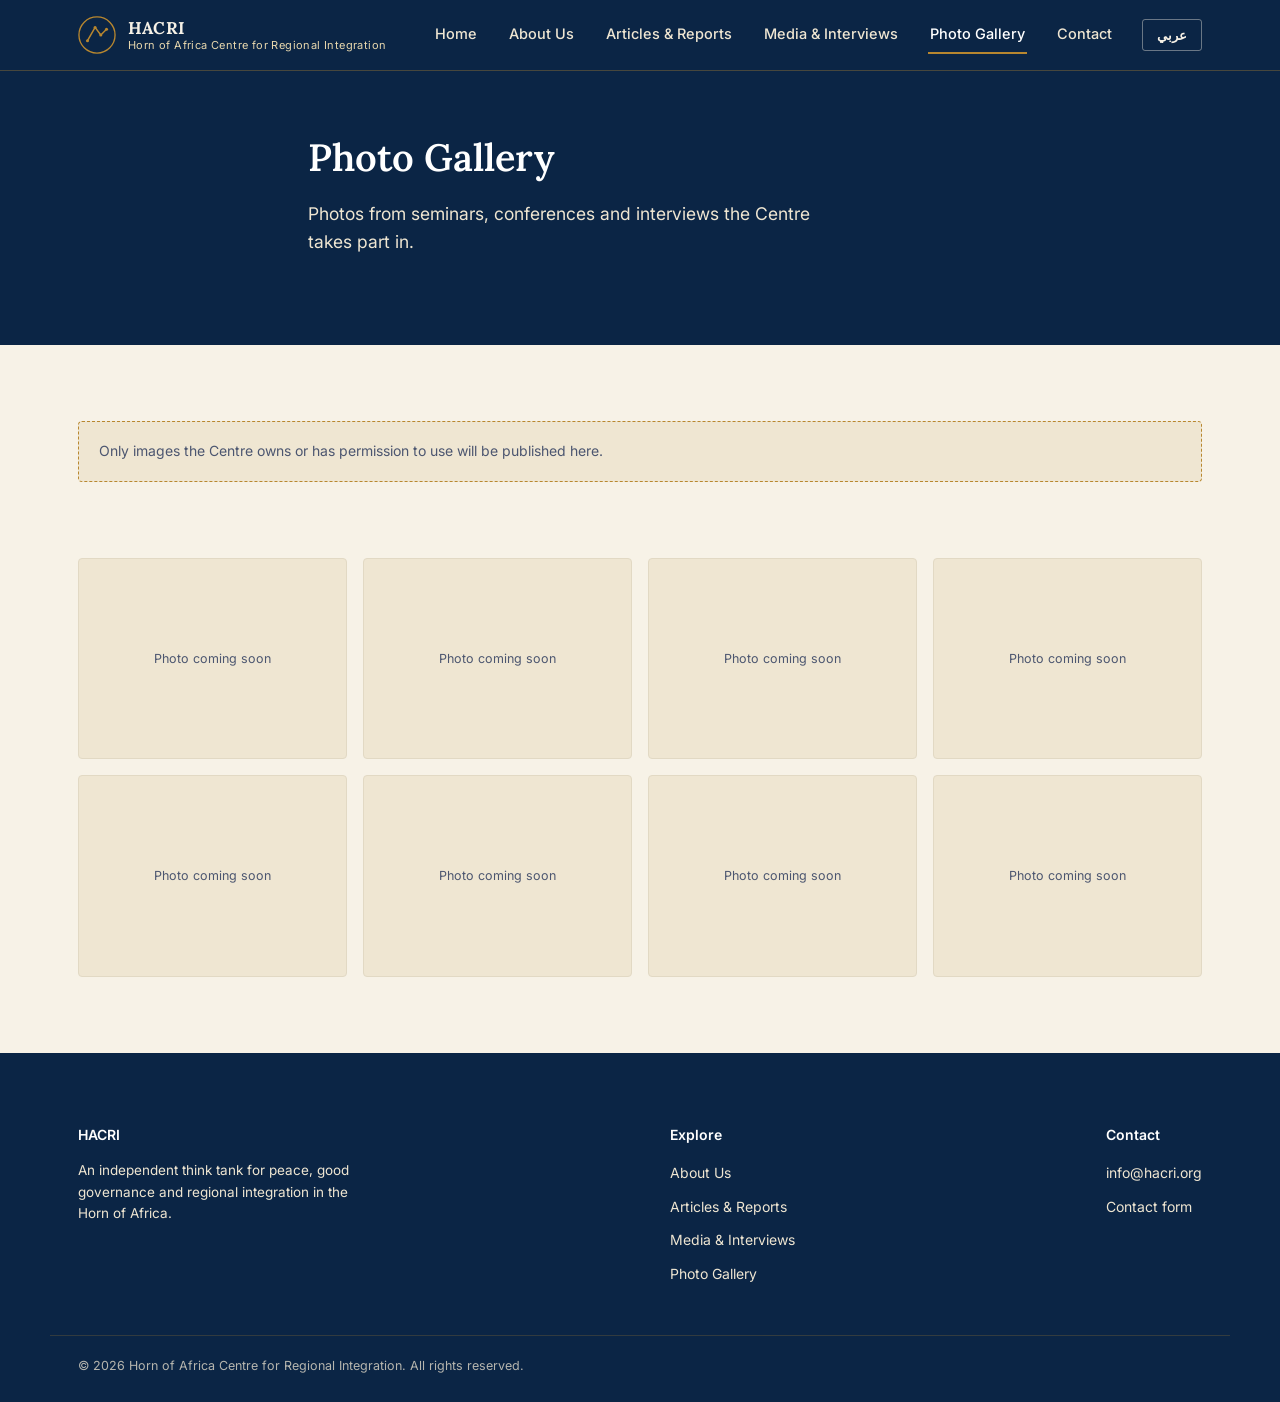
<file: gallery.html>
<!DOCTYPE html>
<html lang="en" dir="ltr">
<head>
<meta charset="UTF-8">
<meta name="viewport" content="width=device-width, initial-scale=1">
<title>Photo Gallery — HACRI</title>
<link rel="icon" href="data:,">
<link rel="stylesheet" href="css/style.css">
</head>
<body>

<header class="site">
  <div class="bar">
    <a class="brand" href="index.html">
      <svg class="mark" viewBox="0 0 40 40" xmlns="http://www.w3.org/2000/svg" aria-hidden="true">
        <circle cx="20" cy="20" r="19" fill="none" stroke="#b8872f" stroke-width="1.4"/>
        <path d="M10 26 L18 12 L24 20 L30 14" fill="none" stroke="#b8872f" stroke-width="1.6" stroke-linecap="round" stroke-linejoin="round"/>
        <circle cx="18" cy="12" r="1.6" fill="#b8872f"/><circle cx="24" cy="20" r="1.6" fill="#b8872f"/>
        <circle cx="30" cy="14" r="1.6" fill="#b8872f"/><circle cx="10" cy="26" r="1.6" fill="#b8872f"/>
      </svg>
      <span class="name">HACRI
        <small data-en="Horn of Africa Centre for Regional Integration" data-ar="مركز القرن الأفريقي للتكامل الإقليمي">Horn of Africa Centre for Regional Integration</small>
      </span>
    </a>
    <button class="nav-toggle" aria-label="Menu">☰</button>
    <nav class="primary">
      <a href="index.html" data-en="Home" data-ar="الرئيسية">Home</a>
      <a href="about.html" data-en="About Us" data-ar="من نحن">About Us</a>
      <a href="articles.html" data-en="Articles &amp; Reports" data-ar="مقالات وتقارير">Articles &amp; Reports</a>
      <a href="media.html" data-en="Media &amp; Interviews" data-ar="الإعلام والمقابلات">Media &amp; Interviews</a>
      <a href="gallery.html" class="active" data-en="Photo Gallery" data-ar="معرض الصور">Photo Gallery</a>
      <a href="contact.html" data-en="Contact" data-ar="اتصل بنا">Contact</a>
      <button class="lang-toggle">عربي</button>
    </nav>
  </div>
</header>

<section class="hero" style="padding:64px 0 72px;">
  <div class="wrap" style="max-width:720px;">
    <h1 style="font-size:clamp(28px,3.6vw,38px);" data-en="Photo Gallery" data-ar="معرض الصور">Photo Gallery</h1>
    <p class="lead" data-en="Photos from seminars, conferences and interviews the Centre takes part in." data-ar="صور من الندوات والمؤتمرات والمقابلات التي يشارك فيها المركز.">Photos from seminars, conferences and interviews the Centre takes part in.</p>
  </div>
</section>

<section>
  <div class="wrap">
    <div class="notice" data-en="Only images the Centre owns or has permission to use will be published here." data-ar="لن تُنشر هنا إلا الصور التي يملكها المركز أو يملك إذناً باستخدامها.">
      Only images the Centre owns or has permission to use will be published here.
    </div>
  </div>
</section>

<section style="padding-top:0;">
  <div class="wrap gallery-grid">
    <div class="ph" data-en="Photo coming soon" data-ar="الصورة قادمة قريباً">Photo coming soon</div>
    <div class="ph" data-en="Photo coming soon" data-ar="الصورة قادمة قريباً">Photo coming soon</div>
    <div class="ph" data-en="Photo coming soon" data-ar="الصورة قادمة قريباً">Photo coming soon</div>
    <div class="ph" data-en="Photo coming soon" data-ar="الصورة قادمة قريباً">Photo coming soon</div>
    <div class="ph" data-en="Photo coming soon" data-ar="الصورة قادمة قريباً">Photo coming soon</div>
    <div class="ph" data-en="Photo coming soon" data-ar="الصورة قادمة قريباً">Photo coming soon</div>
    <div class="ph" data-en="Photo coming soon" data-ar="الصورة قادمة قريباً">Photo coming soon</div>
    <div class="ph" data-en="Photo coming soon" data-ar="الصورة قادمة قريباً">Photo coming soon</div>
  </div>
</section>

<footer class="site">
  <div class="wrap cols">
    <div>
      <h4 data-en="HACRI" data-ar="مركز القرن الأفريقي">HACRI</h4>
      <p style="max-width:280px;font-size:13.5px;" data-en="An independent think tank for peace, good governance and regional integration in the Horn of Africa." data-ar="مركز أبحاث مستقل للسلام والحوكمة الرشيدة والتكامل الإقليمي في القرن الأفريقي.">An independent think tank for peace, good governance and regional integration in the Horn of Africa.</p>
    </div>
    <div>
      <h4 data-en="Explore" data-ar="روابط">Explore</h4>
      <ul>
        <li><a href="about.html" data-en="About Us" data-ar="من نحن">About Us</a></li>
        <li><a href="articles.html" data-en="Articles &amp; Reports" data-ar="مقالات وتقارير">Articles &amp; Reports</a></li>
        <li><a href="media.html" data-en="Media &amp; Interviews" data-ar="الإعلام والمقابلات">Media &amp; Interviews</a></li>
        <li><a href="gallery.html" data-en="Photo Gallery" data-ar="معرض الصور">Photo Gallery</a></li>
      </ul>
    </div>
    <div>
      <h4 data-en="Contact" data-ar="تواصل">Contact</h4>
      <ul>
        <li><a href="mailto:info@hacri.org">info@hacri.org</a></li>
        <li><a href="contact.html" data-en="Contact form" data-ar="نموذج التواصل">Contact form</a></li>
      </ul>
    </div>
  </div>
  <div class="wrap bottom" data-en="© 2026 Horn of Africa Centre for Regional Integration. All rights reserved." data-ar="© 2026 مركز القرن الأفريقي للتكامل الإقليمي. جميع الحقوق محفوظة.">© 2026 Horn of Africa Centre for Regional Integration. All rights reserved.</div>
</footer>

<script src="js/main.js"></script>
</body>
</html>
</file>
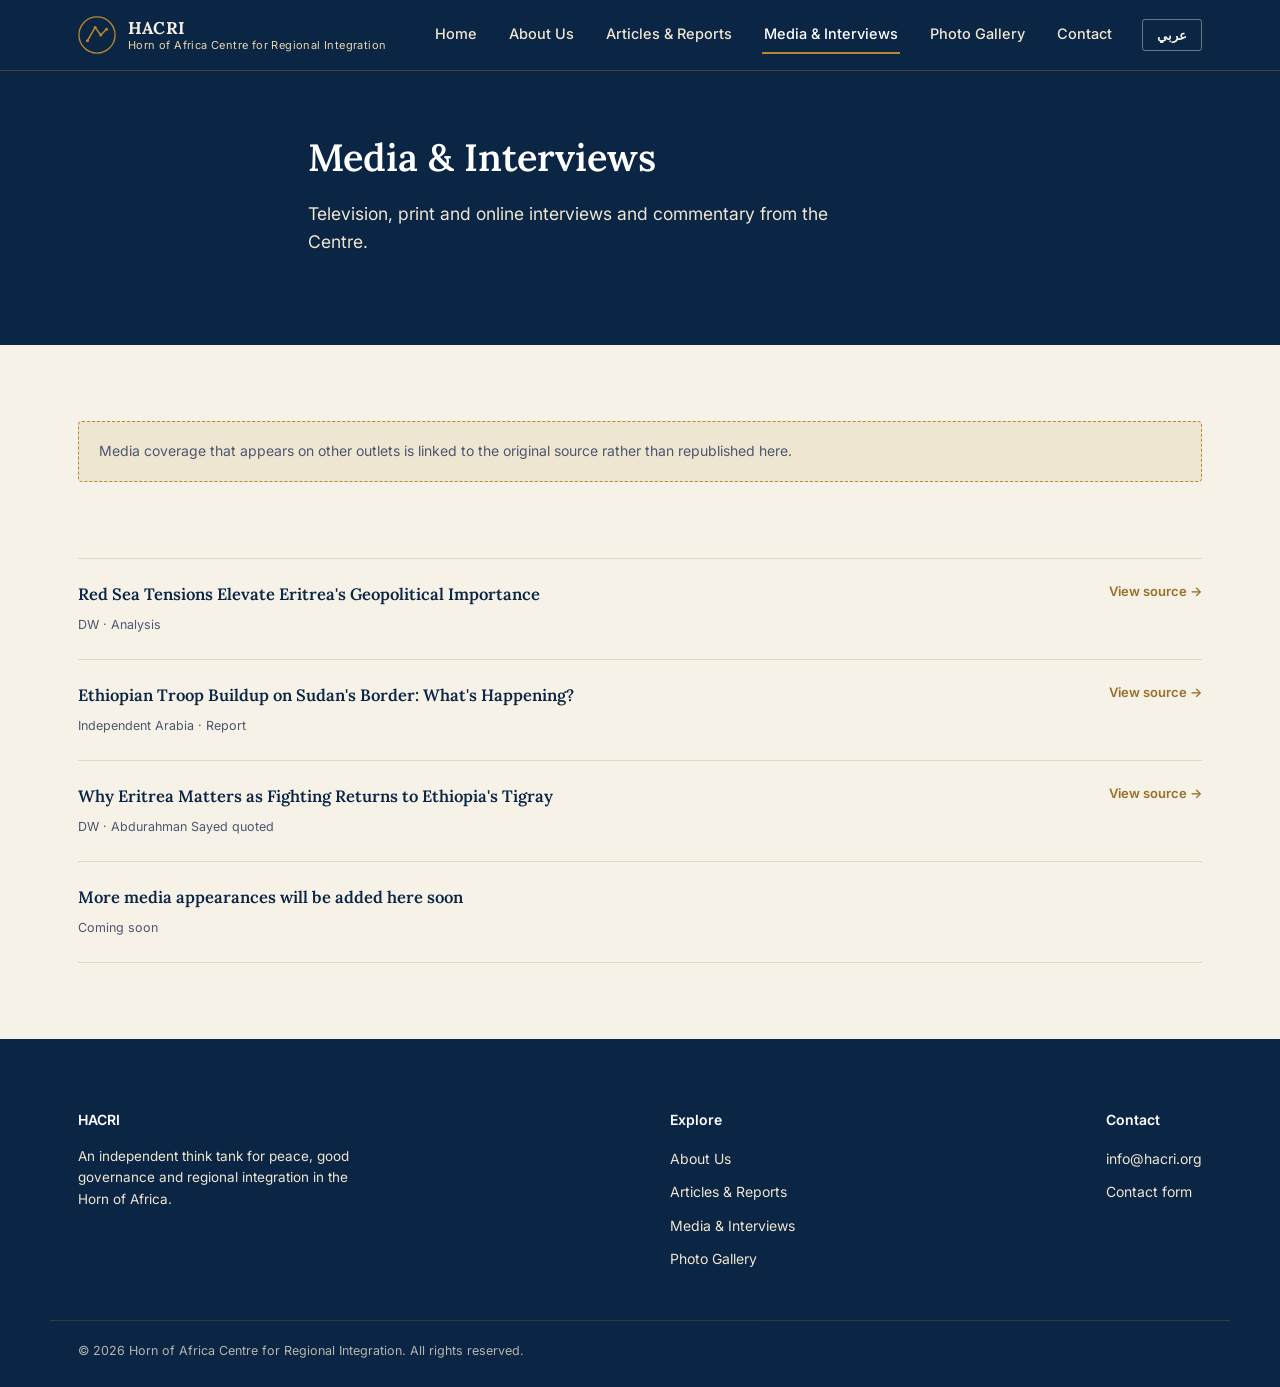
<file: media.html>
<!DOCTYPE html>
<html lang="en" dir="ltr">
<head>
<meta charset="UTF-8">
<meta name="viewport" content="width=device-width, initial-scale=1">
<title>Media &amp; Interviews — HACRI</title>
<link rel="icon" href="data:,">
<link rel="stylesheet" href="css/style.css">
</head>
<body>

<header class="site">
  <div class="bar">
    <a class="brand" href="index.html">
      <svg class="mark" viewBox="0 0 40 40" xmlns="http://www.w3.org/2000/svg" aria-hidden="true">
        <circle cx="20" cy="20" r="19" fill="none" stroke="#b8872f" stroke-width="1.4"/>
        <path d="M10 26 L18 12 L24 20 L30 14" fill="none" stroke="#b8872f" stroke-width="1.6" stroke-linecap="round" stroke-linejoin="round"/>
        <circle cx="18" cy="12" r="1.6" fill="#b8872f"/><circle cx="24" cy="20" r="1.6" fill="#b8872f"/>
        <circle cx="30" cy="14" r="1.6" fill="#b8872f"/><circle cx="10" cy="26" r="1.6" fill="#b8872f"/>
      </svg>
      <span class="name">HACRI
        <small data-en="Horn of Africa Centre for Regional Integration" data-ar="مركز القرن الأفريقي للتكامل الإقليمي">Horn of Africa Centre for Regional Integration</small>
      </span>
    </a>
    <button class="nav-toggle" aria-label="Menu">☰</button>
    <nav class="primary">
      <a href="index.html" data-en="Home" data-ar="الرئيسية">Home</a>
      <a href="about.html" data-en="About Us" data-ar="من نحن">About Us</a>
      <a href="articles.html" data-en="Articles &amp; Reports" data-ar="مقالات وتقارير">Articles &amp; Reports</a>
      <a href="media.html" class="active" data-en="Media &amp; Interviews" data-ar="الإعلام والمقابلات">Media &amp; Interviews</a>
      <a href="gallery.html" data-en="Photo Gallery" data-ar="معرض الصور">Photo Gallery</a>
      <a href="contact.html" data-en="Contact" data-ar="اتصل بنا">Contact</a>
      <button class="lang-toggle">عربي</button>
    </nav>
  </div>
</header>

<section class="hero" style="padding:64px 0 72px;">
  <div class="wrap" style="max-width:720px;">
    <h1 style="font-size:clamp(28px,3.6vw,38px);" data-en="Media &amp; Interviews" data-ar="الإعلام والمقابلات">Media &amp; Interviews</h1>
    <p class="lead" data-en="Television, print and online interviews and commentary from the Centre." data-ar="مقابلات تلفزيونية ومطبوعة وإلكترونية وتعليقات من المركز.">Television, print and online interviews and commentary from the Centre.</p>
  </div>
</section>

<section>
  <div class="wrap">
    <div class="notice" data-en="Media coverage that appears on other outlets is linked to the original source rather than republished here." data-ar="التغطيات الإعلامية المنشورة في وسائل أخرى تُربط بمصدرها الأصلي بدلاً من إعادة نشرها هنا.">
      Media coverage that appears on other outlets is linked to the original source rather than republished here.
    </div>
  </div>
</section>

<section style="padding-top:0;">
  <div class="wrap">
    <div class="media-item">
      <div>
        <h3 data-en="Red Sea Tensions Elevate Eritrea's Geopolitical Importance" data-ar="التوترات في البحر الأحمر تعزز الأهمية الجيوسياسية لإريتريا">Red Sea Tensions Elevate Eritrea's Geopolitical Importance</h3>
        <span class="meta" data-en="DW · Analysis" data-ar="DW · تحليل">DW · Analysis</span>
      </div>
      <a class="ext" href="https://www.dw.com/en/eritrea-horn-of-africa-geopolitics-ethiopia-iran-war-strait-of-hormuz-oil-graphics/a-78335316" target="_blank" rel="noopener" data-en="View source →" data-ar="عرض المصدر ←">View source →</a>
    </div>
    <div class="media-item">
      <div>
        <h3 data-en="Ethiopian Troop Buildup on Sudan's Border: What's Happening?" data-ar="حشود إثيوبية على حدود السودان: ماذا يجري؟">Ethiopian Troop Buildup on Sudan's Border: What's Happening?</h3>
        <span class="meta" data-en="Independent Arabia · Report" data-ar="اندبندنت عربية · تقرير">Independent Arabia · Report</span>
      </div>
      <a class="ext" href="https://www.independentarabia.com/node/656841" target="_blank" rel="noopener" data-en="View source →" data-ar="عرض المصدر ←">View source →</a>
    </div>
    <div class="media-item">
      <div>
        <h3 data-en="Why Eritrea Matters as Fighting Returns to Ethiopia's Tigray" data-ar="لماذا تهم إريتريا مع عودة القتال إلى تيغراي في إثيوبيا">Why Eritrea Matters as Fighting Returns to Ethiopia's Tigray</h3>
        <span class="meta" data-en="DW · Abdurahman Sayed quoted" data-ar="DW · مع اقتباس من عبدالرحمن سيد">DW · Abdurahman Sayed quoted</span>
      </div>
      <a class="ext" href="https://www.dw.com/en/why-eritrea-matters-as-fighting-returns-to-ethiopias-tigray/a-79426582" target="_blank" rel="noopener" data-en="View source →" data-ar="عرض المصدر ←">View source →</a>
    </div>
    <div class="media-item">
      <div>
        <h3 data-en="More media appearances will be added here soon" data-ar="سيُضاف المزيد من الظهور الإعلامي هنا قريباً">More media appearances will be added here soon</h3>
        <span class="meta" data-en="Coming soon" data-ar="قريباً">Coming soon</span>
      </div>
    </div>
  </div>
</section>

<footer class="site">
  <div class="wrap cols">
    <div>
      <h4 data-en="HACRI" data-ar="مركز القرن الأفريقي">HACRI</h4>
      <p style="max-width:280px;font-size:13.5px;" data-en="An independent think tank for peace, good governance and regional integration in the Horn of Africa." data-ar="مركز أبحاث مستقل للسلام والحوكمة الرشيدة والتكامل الإقليمي في القرن الأفريقي.">An independent think tank for peace, good governance and regional integration in the Horn of Africa.</p>
    </div>
    <div>
      <h4 data-en="Explore" data-ar="روابط">Explore</h4>
      <ul>
        <li><a href="about.html" data-en="About Us" data-ar="من نحن">About Us</a></li>
        <li><a href="articles.html" data-en="Articles &amp; Reports" data-ar="مقالات وتقارير">Articles &amp; Reports</a></li>
        <li><a href="media.html" data-en="Media &amp; Interviews" data-ar="الإعلام والمقابلات">Media &amp; Interviews</a></li>
        <li><a href="gallery.html" data-en="Photo Gallery" data-ar="معرض الصور">Photo Gallery</a></li>
      </ul>
    </div>
    <div>
      <h4 data-en="Contact" data-ar="تواصل">Contact</h4>
      <ul>
        <li><a href="mailto:info@hacri.org">info@hacri.org</a></li>
        <li><a href="contact.html" data-en="Contact form" data-ar="نموذج التواصل">Contact form</a></li>
      </ul>
    </div>
  </div>
  <div class="wrap bottom" data-en="© 2026 Horn of Africa Centre for Regional Integration. All rights reserved." data-ar="© 2026 مركز القرن الأفريقي للتكامل الإقليمي. جميع الحقوق محفوظة.">© 2026 Horn of Africa Centre for Regional Integration. All rights reserved.</div>
</footer>

<script src="js/main.js"></script>
</body>
</html>
</file>
<file: css/style.css>
/* ============================================================
   Horn of Africa Centre for Regional Integration — stylesheet
   ============================================================ */

@import url('https://fonts.googleapis.com/css2?family=Lora:ital,wght@0,500;0,600;0,700;1,500&family=Inter:wght@400;500;600&family=Cairo:wght@400;600;700&display=swap');

:root{
  --navy-900:#0b2545;
  --navy-800:#0f2e56;
  --navy-700:#183a68;
  --sand-050:#f7f2e7;
  --sand-100:#efe6d2;
  --paper:#fdfbf6;
  --gold-500:#b8872f;
  --gold-600:#96702a;
  --gold-100:#e8d8ae;
  --ink-900:#182338;
  --ink-600:#4c5670;
  --line:#e2d9c4;
  --max:1180px;
}

*{box-sizing:border-box;}
html{scroll-behavior:smooth;}
body{
  margin:0;
  background:var(--sand-050);
  color:var(--ink-900);
  font-family:'Inter',sans-serif;
  line-height:1.6;
  -webkit-font-smoothing:antialiased;
}
body.lang-ar{ font-family:'Cairo',sans-serif; }
h1,h2,h3,.serif{ font-family:'Lora',serif; font-weight:600; margin:0; }
body.lang-ar h1, body.lang-ar h2, body.lang-ar h3, body.lang-ar .serif{
  font-family:'Cairo',sans-serif; font-weight:700;
}
p{margin:0 0 1em;}
a{color:inherit;}
img{max-width:100%;display:block;}
.wrap{max-width:var(--max); margin:0 auto; padding:0 28px;}
.eyebrow{display:none;} /* intentionally unused — no tracked-out label chrome */

/* ---------- Header ---------- */
header.site{
  background:var(--navy-900);
  color:var(--sand-050);
  position:sticky; top:0; z-index:50;
  border-bottom:1px solid rgba(184,135,47,.35);
}
header.site .bar{
  display:flex; align-items:center; justify-content:space-between;
  padding:16px 28px; max-width:var(--max); margin:0 auto; gap:20px;
}
.brand{ display:flex; align-items:center; gap:12px; text-decoration:none; color:inherit; }
.brand .mark{ width:38px; height:38px; flex:none; }
.brand .name{ font-family:'Lora',serif; font-weight:700; font-size:17px; line-height:1.25; letter-spacing:.2px; }
body.lang-ar .brand .name{ font-family:'Cairo',sans-serif; }
.brand .name small{ display:block; font-family:'Inter',sans-serif; font-weight:400; font-size:11px; color:var(--gold-100); letter-spacing:.4px; }

nav.primary{ display:flex; align-items:center; gap:28px; }
nav.primary a{
  text-decoration:none; color:var(--sand-100); font-size:14.5px; font-weight:500;
  padding:6px 2px; border-bottom:2px solid transparent;
}
nav.primary a:hover, nav.primary a.active{ border-bottom-color:var(--gold-500); color:#fff; }

.lang-toggle{
  background:transparent; border:1px solid rgba(247,242,231,.4); color:var(--sand-050);
  font-size:13px; font-weight:600; padding:7px 14px; border-radius:3px; cursor:pointer;
  font-family:'Inter',sans-serif;
}
.lang-toggle:hover{ border-color:var(--gold-500); color:var(--gold-100); }

.nav-toggle{ display:none; background:none; border:0; color:var(--sand-050); font-size:26px; cursor:pointer; }

@media (max-width:860px){
  nav.primary{
    position:absolute; top:100%; left:0; right:0; background:var(--navy-900);
    flex-direction:column; align-items:flex-start; padding:10px 28px 20px; gap:14px;
    display:none; border-bottom:1px solid rgba(184,135,47,.35);
  }
  nav.primary.open{ display:flex; }
  .nav-toggle{ display:block; }
}

/* ---------- Hero ---------- */
.hero{
  position:relative; overflow:hidden;
  background:var(--navy-900); color:var(--sand-050);
  padding:88px 0 96px;
}
.hero .wrap{ position:relative; z-index:2; max-width:640px; }
.hero h1{ font-size:clamp(32px,4.4vw,48px); line-height:1.18; color:#fff; margin-bottom:20px; }
.hero p.lead{ font-size:17.5px; color:var(--sand-100); max-width:520px; }
.hero .cta{
  display:inline-block; margin-top:22px; padding:13px 26px;
  border:1.5px solid var(--gold-500); color:var(--gold-100); text-decoration:none;
  font-weight:600; font-size:14.5px; border-radius:3px; transition:.15s;
}
.hero .cta:hover{ background:var(--gold-500); color:var(--navy-900); }
.hero-map{ position:absolute; top:0; right:0; height:100%; opacity:1; z-index:1; pointer-events:none; }
[dir="rtl"] .hero-map{ right:auto; left:0; }

/* ---------- Sections ---------- */
section{ padding:76px 0; }
section.tight{ padding:56px 0; }
.section-head{ max-width:640px; margin-bottom:40px; }
.section-head h2{ font-size:clamp(24px,3vw,32px); color:var(--navy-900); margin-bottom:12px; }
.section-head p{ color:var(--ink-600); font-size:16px; }

.on-navy{ background:var(--navy-900); color:var(--sand-100); }
.on-navy h2{ color:#fff; }
.on-sand{ background:var(--sand-100); }

/* Intro / mission */
.mission{
  display:grid; grid-template-columns:1fr 1.15fr; gap:56px; align-items:start;
}
.mission .pull{
  font-family:'Lora',serif; font-size:22px; line-height:1.5; color:var(--navy-900);
  border-inline-start:3px solid var(--gold-500); padding-inline-start:20px;
}
body.lang-ar .mission .pull{ font-family:'Cairo',sans-serif; font-weight:600; }
.mission .body p{ color:var(--ink-600); font-size:15.5px; }
.stat-row{ display:flex; gap:32px; margin-top:28px; flex-wrap:wrap; }
.stat{ min-width:120px; }
.stat b{ display:block; font-family:'Lora',serif; font-size:26px; color:var(--gold-600); }
body.lang-ar .stat b{ font-family:'Cairo',sans-serif; }
.stat span{ font-size:13px; color:var(--ink-600); }

@media (max-width:820px){ .mission{ grid-template-columns:1fr; } }

/* Country band */
.countries{ display:grid; grid-template-columns:repeat(4,1fr); }
.country{
  padding:34px 26px; border-inline-start:1px solid rgba(184,135,47,.3);
}
.country:first-child{ border-inline-start:0; }
.country h3{ font-size:19px; color:#fff; margin-bottom:8px; }
.country p{ font-size:13.5px; color:var(--sand-100); margin:0; }
@media (max-width:760px){
  .countries{ grid-template-columns:repeat(2,1fr); }
  .country{ border-inline-start:0; border-top:1px solid rgba(184,135,47,.3); }
  .country:nth-child(-n+2){ border-top:0; }
}

/* Cards */
.grid{ display:grid; gap:26px; }
.grid.cols-3{ grid-template-columns:repeat(3,1fr); }
.grid.cols-2{ grid-template-columns:repeat(2,1fr); }
@media (max-width:900px){ .grid.cols-3{ grid-template-columns:1fr 1fr; } }
@media (max-width:640px){ .grid.cols-3, .grid.cols-2{ grid-template-columns:1fr; } }

.card{
  background:var(--paper); border:1px solid var(--line); border-radius:4px;
  padding:26px; display:flex; flex-direction:column; gap:10px;
}
.card .tag{ font-size:12px; font-weight:600; color:var(--gold-600); }
.card h3{ font-size:18px; color:var(--navy-900); line-height:1.35; }
.card p{ font-size:14.5px; color:var(--ink-600); margin:0; }
.card .meta{ font-size:12.5px; color:var(--ink-600); opacity:.8; margin-top:auto; }
.card a.more{ font-size:13.5px; font-weight:600; color:var(--navy-800); text-decoration:none; border-bottom:1px solid var(--gold-500); align-self:flex-start; }

/* Expandable cards ("What we do") */
.card.expandable{
  cursor:pointer; transition:box-shadow .18s ease, border-color .18s ease, transform .18s ease;
}
.card.expandable:hover, .card.expandable:focus-visible{
  border-color:var(--gold-500);
  box-shadow:0 6px 18px rgba(22,36,59,.08);
  transform:translateY(-2px);
  outline:none;
}
.card-head{ display:flex; align-items:flex-start; justify-content:space-between; gap:12px; }
.card.expandable .chevron{
  flex:none; width:24px; height:24px; border-radius:50%; border:1px solid var(--line);
  display:flex; align-items:center; justify-content:center; font-size:16px; line-height:1;
  color:var(--gold-600); transition:transform .18s ease, border-color .18s ease;
}
.card.expandable:hover .chevron{ border-color:var(--gold-500); }
.card.expandable.open .chevron{ transform:rotate(45deg); }
.card-detail{
  max-height:0; overflow:hidden; transition:max-height .22s ease;
}
.card-detail p{ padding-top:12px; border-top:1px solid var(--line); margin-top:4px; font-size:14px; }
.card.expandable.open .card-detail{ max-height:260px; }

.notice{
  border:1px dashed var(--gold-500); background:var(--sand-100);
  border-radius:4px; padding:18px 20px; font-size:14px; color:var(--ink-600);
}

/* Media list */
.media-item{
  display:flex; justify-content:space-between; gap:20px; align-items:flex-start;
  padding:22px 0; border-top:1px solid var(--line);
}
.media-item:last-child{ border-bottom:1px solid var(--line); }
.media-item h3{ font-size:16.5px; color:var(--navy-900); margin-bottom:4px; }
.media-item .meta{ font-size:12.5px; color:var(--ink-600); }
.media-item a.ext{ white-space:nowrap; font-size:13px; font-weight:600; color:var(--gold-600); text-decoration:none; }

/* Gallery */
.gallery-grid{ display:grid; grid-template-columns:repeat(4,1fr); gap:16px; }
@media (max-width:820px){ .gallery-grid{ grid-template-columns:repeat(2,1fr); } }
.ph{
  aspect-ratio:4/3; border-radius:4px; background:var(--sand-100);
  border:1px solid var(--line); display:flex; align-items:center; justify-content:center;
  text-align:center; color:var(--ink-600); font-size:12.5px; padding:10px;
}

/* Contact */
.contact-wrap{ display:grid; grid-template-columns:1fr 1fr; gap:56px; }
@media (max-width:820px){ .contact-wrap{ grid-template-columns:1fr; } }
form.contact label{ display:block; font-size:13.5px; font-weight:600; margin:16px 0 6px; color:var(--navy-900); }
form.contact input, form.contact textarea{
  width:100%; border:1px solid var(--line); background:var(--paper); border-radius:3px;
  padding:11px 13px; font-family:inherit; font-size:14.5px; color:var(--ink-900);
}
form.contact textarea{ min-height:130px; resize:vertical; }
form.contact button{
  margin-top:22px; background:var(--navy-900); color:#fff; border:0; padding:13px 28px;
  border-radius:3px; font-weight:600; font-size:14.5px; cursor:pointer;
}
form.contact button:hover{ background:var(--navy-800); }
.contact-info .item{ margin-bottom:22px; }
.contact-info .item b{ display:block; color:var(--navy-900); font-size:14px; margin-bottom:4px; }
.contact-info .item span{ font-size:14.5px; color:var(--ink-600); }

/* Footer */
footer.site{ background:var(--navy-900); color:var(--sand-100); padding:52px 0 26px; }
footer.site .cols{ display:flex; justify-content:space-between; gap:40px; flex-wrap:wrap; }
footer.site h4{ color:#fff; font-size:14px; margin-bottom:14px; font-family:'Inter',sans-serif; font-weight:600; }
body.lang-ar footer.site h4{ font-family:'Cairo',sans-serif; }
footer.site ul{ list-style:none; margin:0; padding:0; }
footer.site li{ margin-bottom:8px; }
footer.site a{ text-decoration:none; color:var(--sand-100); font-size:14px; }
footer.site a:hover{ color:var(--gold-100); }
footer.site .bottom{
  margin-top:40px; padding-top:20px; border-top:1px solid rgba(184,135,47,.3);
  font-size:12.5px; color:var(--sand-100); opacity:.75;
}

[hidden]{ display:none !important; }

/* ---------- Long-form article pages ---------- */
.article-meta{ font-size:13.5px; color:var(--gold-100); opacity:.9; }
.article-body{ max-width:740px; margin:0 auto; }
.article-body h2{
  font-size:24px; color:var(--navy-900); margin:44px 0 16px;
  padding-top:24px; border-top:1px solid var(--line);
}
.article-body > h2:first-child{ border-top:0; padding-top:0; margin-top:0; }
.article-body h3{ font-size:18px; color:var(--navy-900); margin:28px 0 12px; }
.article-body p{ font-size:15.5px; color:var(--ink-900); line-height:1.75; margin:0 0 18px; }
.article-body a{ color:var(--navy-800); text-decoration:underline; text-decoration-color:var(--gold-500); text-underline-offset:2px; }
.article-body a:hover{ color:var(--gold-600); }
.article-body ul, .article-body ol{ margin:0 0 18px; padding-inline-start:22px; }
.article-body li{ font-size:15.5px; color:var(--ink-900); line-height:1.7; margin-bottom:10px; }
.article-body strong{ color:var(--navy-900); }
.article-table-wrap{ overflow-x:auto; margin:0 0 24px; border:1px solid var(--line); border-radius:4px; }
.article-body table{ border-collapse:collapse; width:100%; min-width:560px; font-size:14px; }
.article-body th{ background:var(--navy-900); color:#fff; text-align:start; padding:10px 14px; font-weight:600; }
.article-body td{ padding:10px 14px; border-top:1px solid var(--line); vertical-align:top; color:var(--ink-900); }
.article-body tr:nth-child(even) td{ background:var(--sand-050); }
.article-sources{ list-style:none; padding:0; margin:0; }
.article-sources li{ font-size:13.5px; padding:10px 0; border-top:1px solid var(--line); color:var(--ink-600); }
.article-sources li:first-child{ border-top:0; }
.back-link{ display:inline-block; margin-bottom:28px; font-size:13.5px; font-weight:600; color:var(--navy-800); text-decoration:none; }
.back-link:hover{ color:var(--gold-600); }
</file>
